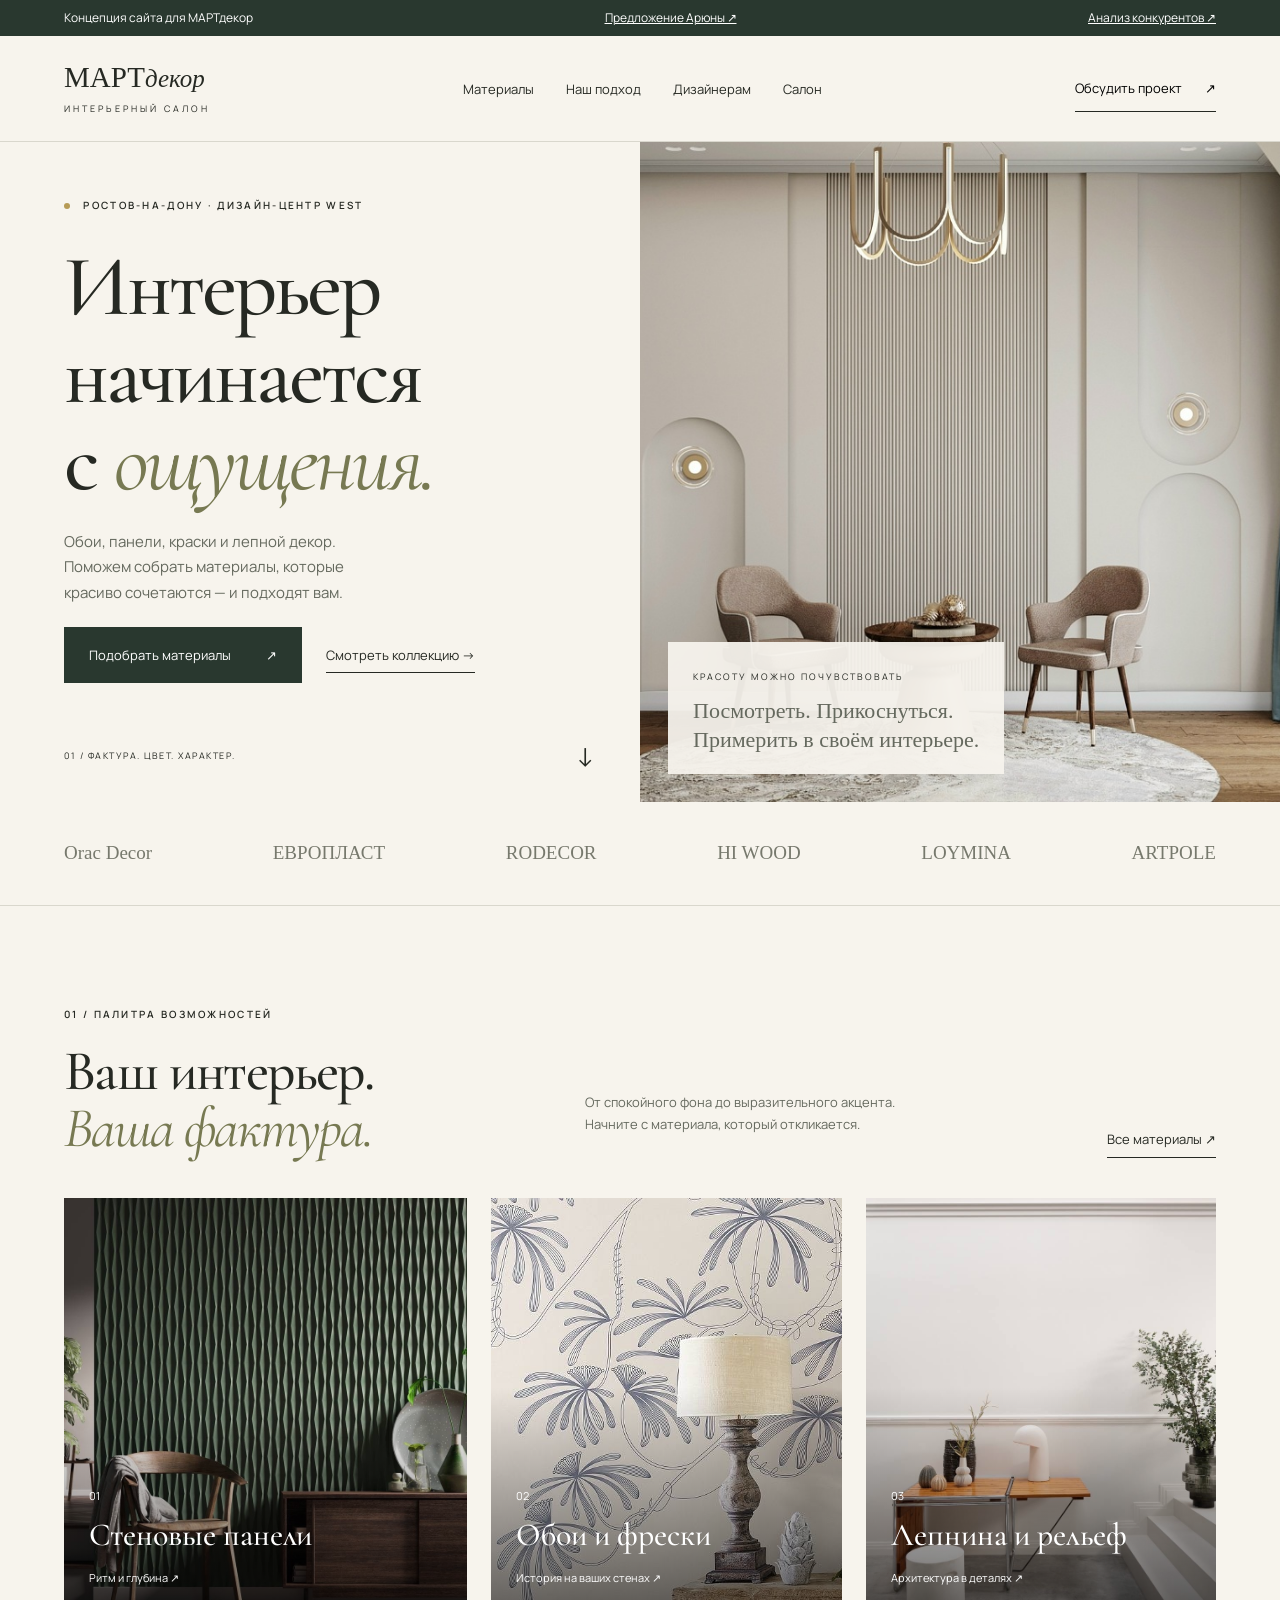
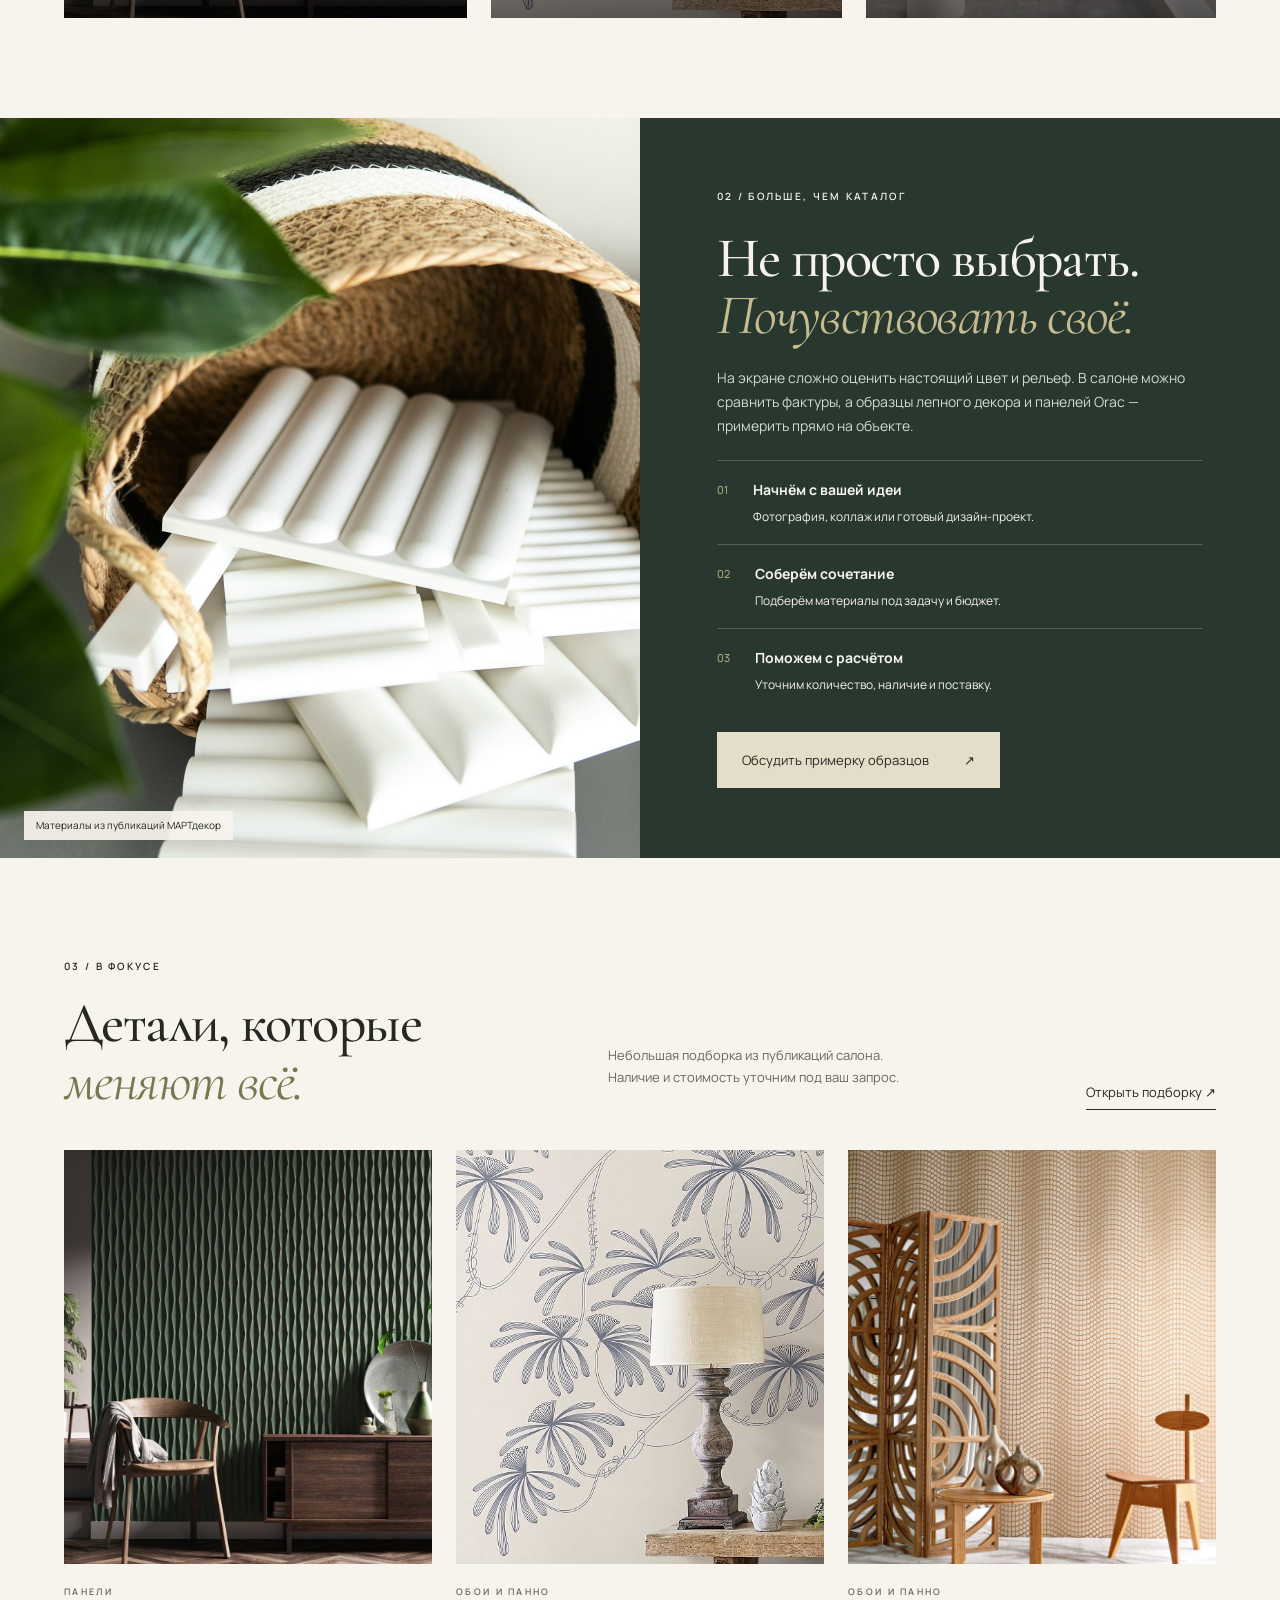
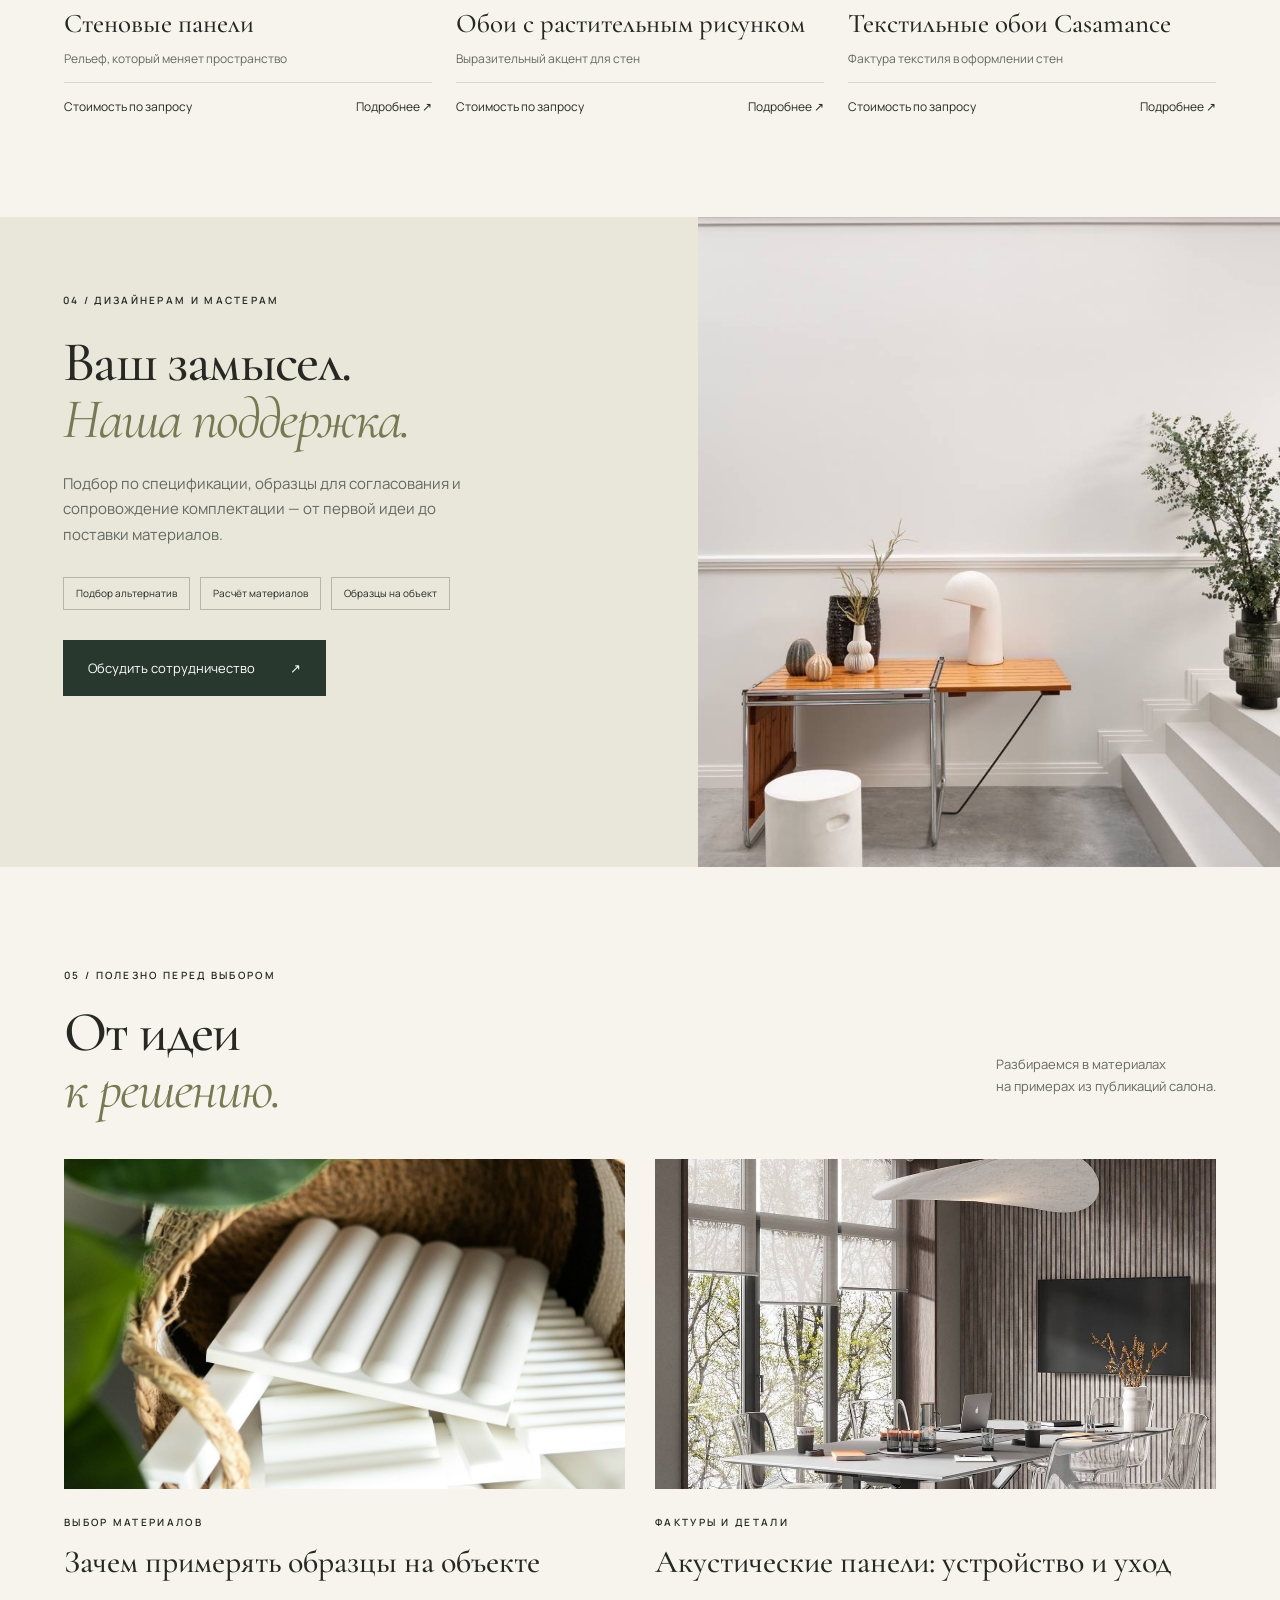
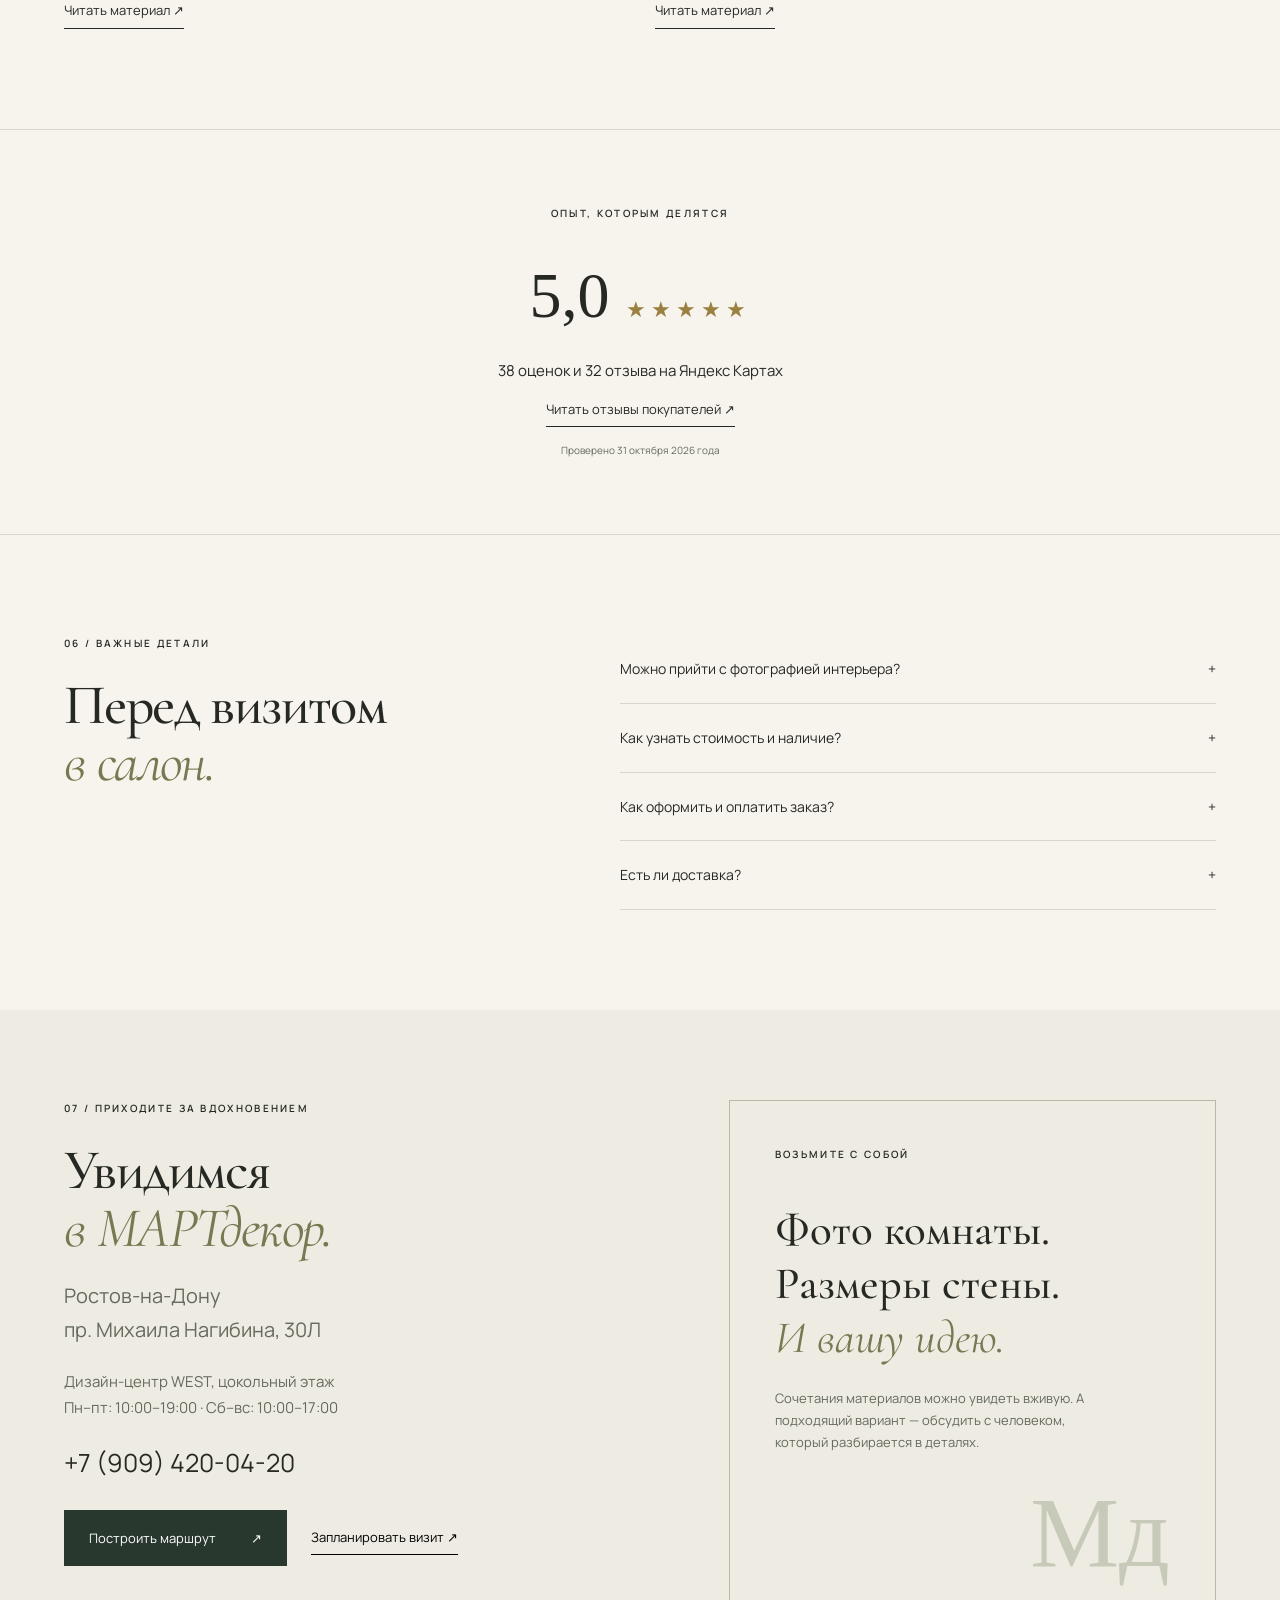
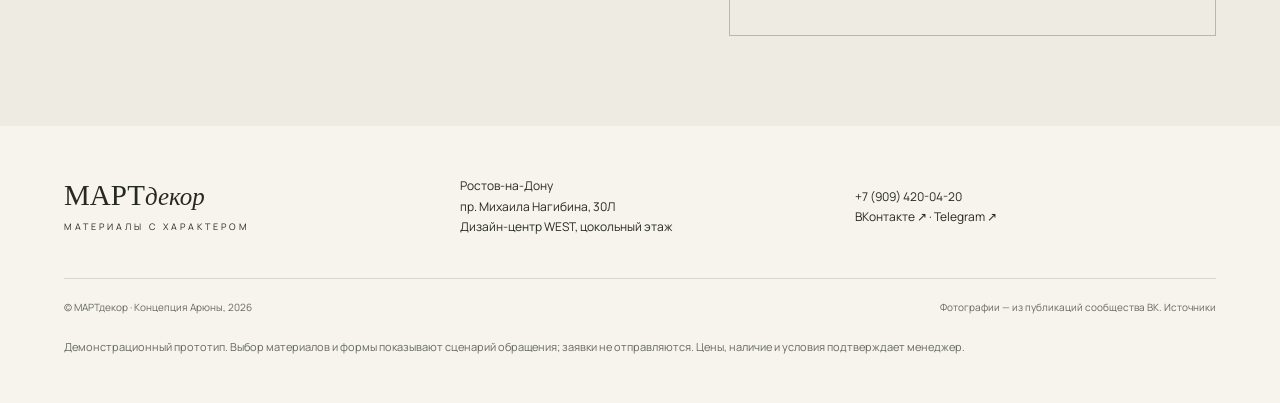
<file: index.html>
<!doctype html><html lang="ru"><head><meta charset="utf-8"><meta name="viewport" content="width=device-width,initial-scale=1"><meta name="robots" content="noindex,nofollow"><meta name="description" content="МАРТдекор — материалы, фактуры и декор для вашего интерьера. Ростов-на-Дону."><title>Интерьер начинается с ощущения · МАРТдекор</title><link rel="preconnect" href="https://fonts.googleapis.com"><link rel="preconnect" href="https://fonts.gstatic.com" crossorigin><link href="https://fonts.googleapis.com/css2?family=Cormorant+Garamond:wght@400;500;600&family=Manrope:wght@400;500;600;700&display=swap" rel="stylesheet"><link rel="stylesheet" href="css/style.css"><script src="js/data.js" defer></script><script src="js/main.js" defer></script></head><body><a class="skip" href="#main">К содержанию</a><div class="concept">Концепция сайта для МАРТдекор <a href="kp/index.html">Предложение Арюны ↗</a> <a href="analysis/">Анализ конкурентов ↗</a></div><header class="header"><a href="index.html" class="wordmark" aria-label="МАРТдекор — главная">МАРТ<span>декор</span><small>ИНТЕРЬЕРНЫЙ САЛОН</small></a><nav aria-label="Главная навигация"><a href="catalog.html">Материалы</a><a href="index.html#approach">Наш подход</a><a href="index.html#designers">Дизайнерам</a><a href="index.html#contacts">Салон</a></nav><button class="header-cta" data-request>Обсудить проект <span>↗</span></button><button class="menu-toggle" aria-label="Открыть меню" aria-expanded="false">☰</button></header><main id="main"><section class="hero"><div class="hero-copy"><div class="eyebrow"><span class="dot"></span> РОСТОВ-НА-ДОНУ · ДИЗАЙН-ЦЕНТР WEST</div><h1>Интерьер<br>начинается<br>с <em>ощущения.</em></h1><p>Обои, панели, краски и лепной декор.<br>Поможем собрать материалы, которые<br>красиво сочетаются — и подходят вам.</p><div class="hero-actions"><button class="button" data-request>Подобрать материалы <span>↗</span></button><a class="text-link" href="catalog.html">Смотреть коллекцию <span>→</span></a></div><div class="hero-bottom"><span>01 / ФАКТУРА. ЦВЕТ. ХАРАКТЕР.</span><a href="#materials" aria-label="Перейти к материалам">↓</a></div></div><div class="hero-visual"><img src="assets/images/hero-interior.jpg" alt="Интерьер с выразительной отделкой стен из публикации МАРТдекор" fetchpriority="high"><div class="image-note"><span>КРАСОТУ МОЖНО ПОЧУВСТВОВАТЬ</span><p>Посмотреть. Прикоснуться.<br>Примерить в своём интерьере.</p></div></div></section><div class="brand-strip" aria-label="Бренды из ассортимента"><span>Orac Decor</span><span>ЕВРОПЛАСТ</span><span>RODECOR</span><span>HI WOOD</span><span>LOYMINA</span><span>ARTPOLE</span></div><section id="materials" class="section"><div class="section-head"><div><span class="eyebrow">01 / ПАЛИТРА ВОЗМОЖНОСТЕЙ</span><h2>Ваш интерьер.<br><em>Ваша фактура.</em></h2></div><p>От спокойного фона до выразительного акцента.<br>Начните с материала, который откликается.</p><a class="text-link" href="catalog.html">Все материалы ↗</a></div><div class="category-grid"><a class="category tall" href="catalog.html?category=panels"><img src="assets/images/panels.jpg" alt="Декоративные панели" loading="lazy"><div><span>01</span><h3>Стеновые панели</h3><b>Ритм и глубина ↗</b></div></a><a class="category" href="catalog.html?category=wallpaper"><img src="assets/images/wallpaper.jpg" alt="Обои из ассортимента сообщества" loading="lazy"><div><span>02</span><h3>Обои и фрески</h3><b>История на ваших стенах ↗</b></div></a><a class="category" href="catalog.html?category=decor"><img src="assets/images/interior-detail.jpg" alt="Рельефный декор" loading="lazy"><div><span>03</span><h3>Лепнина и рельеф</h3><b>Архитектура в деталях ↗</b></div></a></div></section><section id="approach" class="approach"><div class="approach-photo"><img src="assets/images/samples.jpg" alt="Материалы и образцы из сообщества МАРТдекор" loading="lazy"><span class="photo-caption">Материалы из публикаций МАРТдекор</span></div><div class="approach-copy"><span class="eyebrow">02 / БОЛЬШЕ, ЧЕМ КАТАЛОГ</span><h2>Не просто выбрать.<br><em>Почувствовать своё.</em></h2><p>На экране сложно оценить настоящий цвет и рельеф. В салоне можно сравнить фактуры, а образцы лепного декора и панелей Orac — примерить прямо на объекте.</p><div class="steps"><div><span>01</span><p><b>Начнём с вашей идеи</b>Фотография, коллаж или готовый дизайн-проект.</p></div><div><span>02</span><p><b>Соберём сочетание</b>Подберём материалы под задачу и бюджет.</p></div><div><span>03</span><p><b>Поможем с расчётом</b>Уточним количество, наличие и поставку.</p></div></div><button class="button light" data-service="Примерить образцы на объекте" data-request>Обсудить примерку образцов <span>↗</span></button></div></section><section class="section"><div class="section-head"><div><span class="eyebrow">03 / В ФОКУСЕ</span><h2>Детали, которые<br><em>меняют всё.</em></h2></div><p>Небольшая подборка из публикаций салона.<br>Наличие и стоимость уточним под ваш запрос.</p><a href="catalog.html" class="text-link">Открыть подборку ↗</a></div><div id="featured-grid" class="product-grid"></div></section><section id="designers" class="designers"><div><span class="eyebrow">04 / ДИЗАЙНЕРАМ И МАСТЕРАМ</span><h2>Ваш замысел.<br><em>Наша поддержка.</em></h2><p>Подбор по спецификации, образцы для согласования и сопровождение комплектации — от первой идеи до поставки материалов.</p><div class="designer-tags"><span>Подбор альтернатив</span><span>Расчёт материалов</span><span>Образцы на объект</span></div><button class="button" data-request data-service="Обсудить сотрудничество">Обсудить сотрудничество <span>↗</span></button></div><img src="assets/images/interior-detail.jpg" alt="Деталь интерьерного оформления из ВК МАРТдекор" loading="lazy"></section><section class="section journal"><div class="section-head"><div><span class="eyebrow">05 / ПОЛЕЗНО ПЕРЕД ВЫБОРОМ</span><h2>От идеи<br><em>к решению.</em></h2></div><p>Разбираемся в материалах<br>на примерах из публикаций салона.</p></div><div class="journal-grid"><a href="article.html?id=samples"><img src="assets/images/samples.jpg" alt="Образцы для выбора материала" loading="lazy"><span class="eyebrow">ВЫБОР МАТЕРИАЛОВ</span><h3>Зачем примерять образцы на объекте</h3><span class="text-link">Читать материал ↗</span></a><a href="article.html?id=acoustics"><img src="assets/images/acoustics.jpg" alt="Акустические панели с рейками" loading="lazy"><span class="eyebrow">ФАКТУРЫ И ДЕТАЛИ</span><h3>Акустические панели: устройство и уход</h3><span class="text-link">Читать материал ↗</span></a></div></section><section class="trust"><span class="eyebrow">ОПЫТ, КОТОРЫМ ДЕЛЯТСЯ</span><div class="rating">5,0 <span>★★★★★</span></div><p>38 оценок и 32 отзыва на Яндекс Картах</p><a class="text-link" href="https://yandex.com/maps/org/martdecor/192527386082/" target="_blank" rel="noopener">Читать отзывы покупателей ↗</a><small>Проверено 31 октября 2026 года</small></section><section class="section faq"><div><span class="eyebrow">06 / ВАЖНЫЕ ДЕТАЛИ</span><h2>Перед визитом<br><em>в салон.</em></h2></div><div><details><summary>Можно прийти с фотографией интерьера?<span>+</span></summary><p>Да. В салоне подбирают материалы по фотографии, коллажу, чертежам или готовому дизайн-проекту.</p></details><details><summary>Как узнать стоимость и наличие?<span>+</span></summary><p>Менеджер уточнит наличие, рассчитает материалы и согласует состав заказа. В этой подборке цена запрашивается под конкретную задачу.</p></details><details><summary>Как оформить и оплатить заказ?<span>+</span></summary><p>После консультации менеджер выставляет счёт. По условиям сайта предусмотрена 100% предоплата, оплата на сайте не производится.</p></details><details><summary>Есть ли доставка?<span>+</span></summary><p>По Ростову-на-Дону — Яндекс Go, в другие города — транспортными компаниями. Стоимость и сроки согласуются с менеджером.</p></details></div></section><section id="contacts" class="contacts"><div><span class="eyebrow">07 / ПРИХОДИТЕ ЗА ВДОХНОВЕНИЕМ</span><h2>Увидимся<br><em>в МАРТдекор.</em></h2><p class="address">Ростов-на-Дону<br>пр. Михаила Нагибина, 30Л</p><p>Дизайн-центр WEST, цокольный этаж<br>Пн–пт: 10:00–19:00 · Сб–вс: 10:00–17:00</p><a class="contact-phone" href="tel:+79094200420">+7 (909) 420-04-20</a><div class="hero-actions"><a class="button" href="https://yandex.com/maps/org/martdecor/192527386082/" target="_blank" rel="noopener">Построить маршрут <span>↗</span></a><button class="text-link" data-request>Запланировать визит ↗</button></div></div><div class="visit-card"><span class="eyebrow">ВОЗЬМИТЕ С СОБОЙ</span><h3>Фото комнаты.<br>Размеры стены.<br><em>И вашу идею.</em></h3><p>Сочетания материалов можно увидеть вживую. А подходящий вариант — обсудить с человеком, который разбирается в деталях.</p><span class="visit-mark">Мд</span></div></section></main><footer><div class="footer-grid"><a href="index.html" class="wordmark">МАРТ<span>декор</span><small>МАТЕРИАЛЫ С ХАРАКТЕРОМ</small></a><p>Ростов-на-Дону<br>пр. Михаила Нагибина, 30Л<br>Дизайн-центр WEST, цокольный этаж</p><div><a href="tel:+79094200420">+7 (909) 420-04-20</a><br><a href="https://vk.ru/martdecoronline" target="_blank" rel="noopener">ВКонтакте ↗</a> · <a href="https://t.me/martdecorrostov" target="_blank" rel="noopener">Telegram ↗</a></div></div><div class="footer-bottom"><span>© МАРТдекор · Концепция Арюны, 2026</span><span>Фотографии — из публикаций сообщества ВК. <a href="sources.html">Источники</a></span></div><p class="demo-note">Демонстрационный прототип. Выбор материалов и формы показывают сценарий обращения; заявки не отправляются. Цены, наличие и условия подтверждает менеджер.</p></footer><dialog id="request-dialog" aria-labelledby="request-title"><button class="close" aria-label="Закрыть окно">×</button><span class="eyebrow">ВАША ИДЕЯ — НАЧАЛО ПРОЕКТА</span><h2 id="request-title">Давайте подберём<br>ваши материалы</h2><p class="muted">Несколько деталей помогут начать разговор с менеджером.</p><form id="request-form"><label>Что вы оформляете?<select name="room"><option>Гостиную</option><option>Спальню</option><option>Кухню</option><option>Коммерческое пространство</option><option>Весь интерьер</option></select></label><label>Какая помощь нужна?<select name="service"><option>Подобрать материалы</option><option>Рассчитать по проекту</option><option>Примерить образцы на объекте</option><option>Обсудить сотрудничество</option></select></label><label>Расскажите о задаче<textarea name="details" rows="3" maxlength="1200" placeholder="Например: акцентная стена в гостиной, ширина 3 метра"></textarea></label><button type="submit" class="button">Подготовить запрос <span>↗</span></button><p class="demo-note">Демо: данные никуда не отправляются и не сохраняются.</p></form><div id="request-result" hidden><h3>Текст запроса готов</h3><p>Его можно скопировать и самостоятельно отправить в сообщество салона.</p><textarea id="request-text" rows="6" readonly aria-label="Подготовленный текст запроса"></textarea><button id="copy-request" class="button">Скопировать текст</button><a class="text-link" href="https://vk.ru/martdecoronline" target="_blank" rel="noopener">Открыть сообщество ВК ↗</a><p id="copy-status" role="status"></p></div></dialog></body></html>
</file>
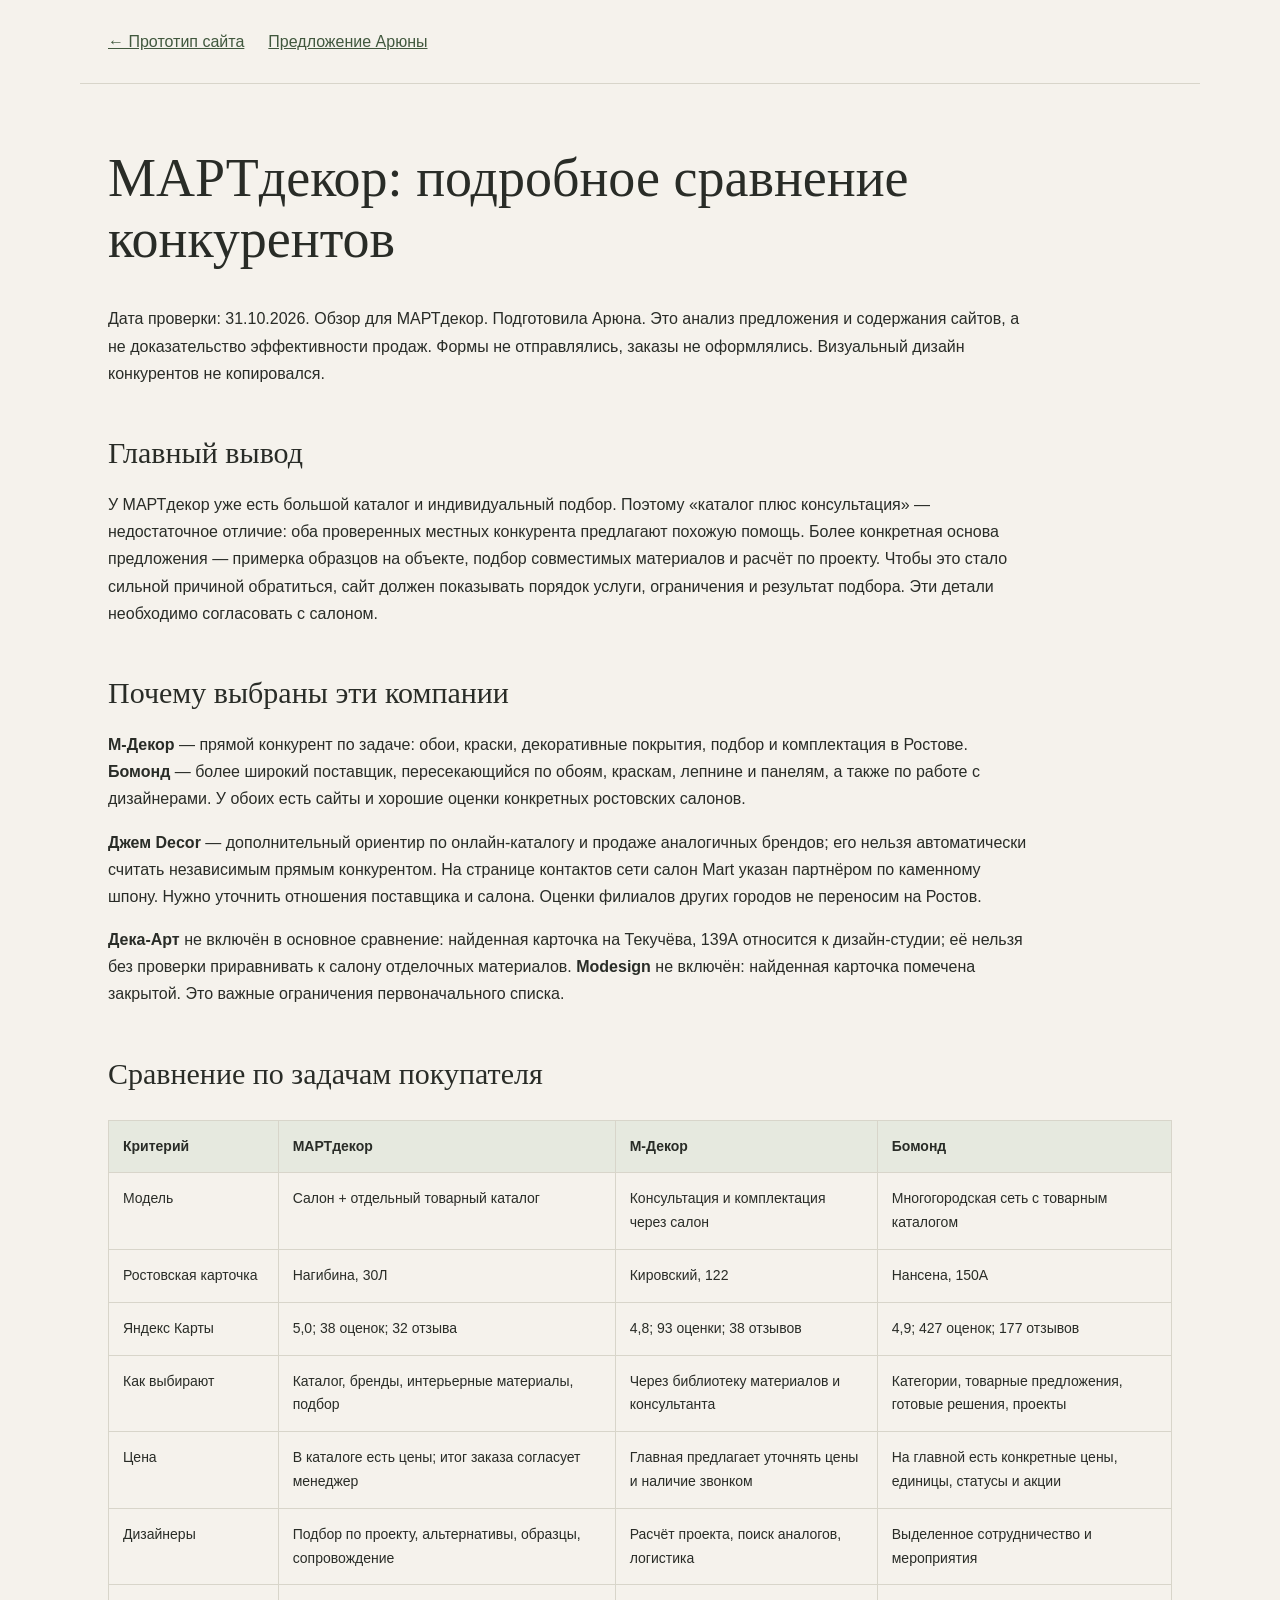
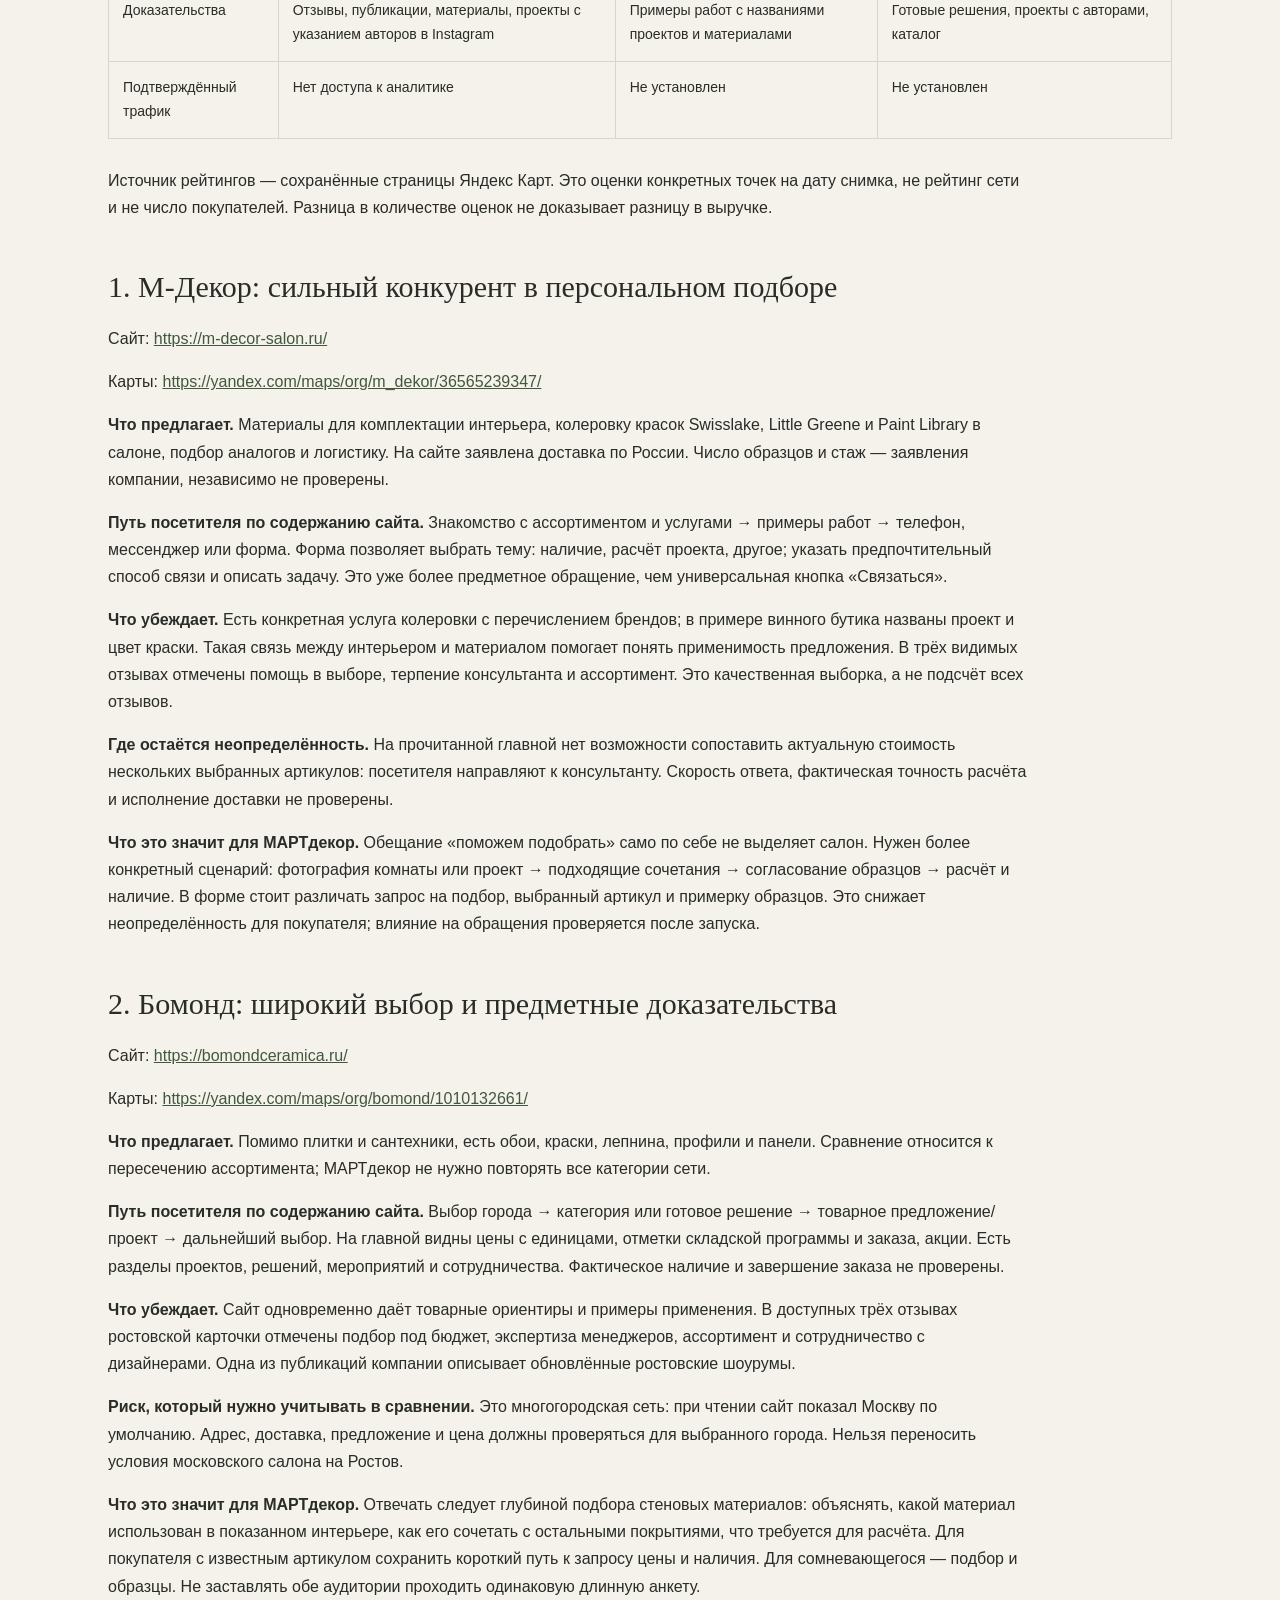
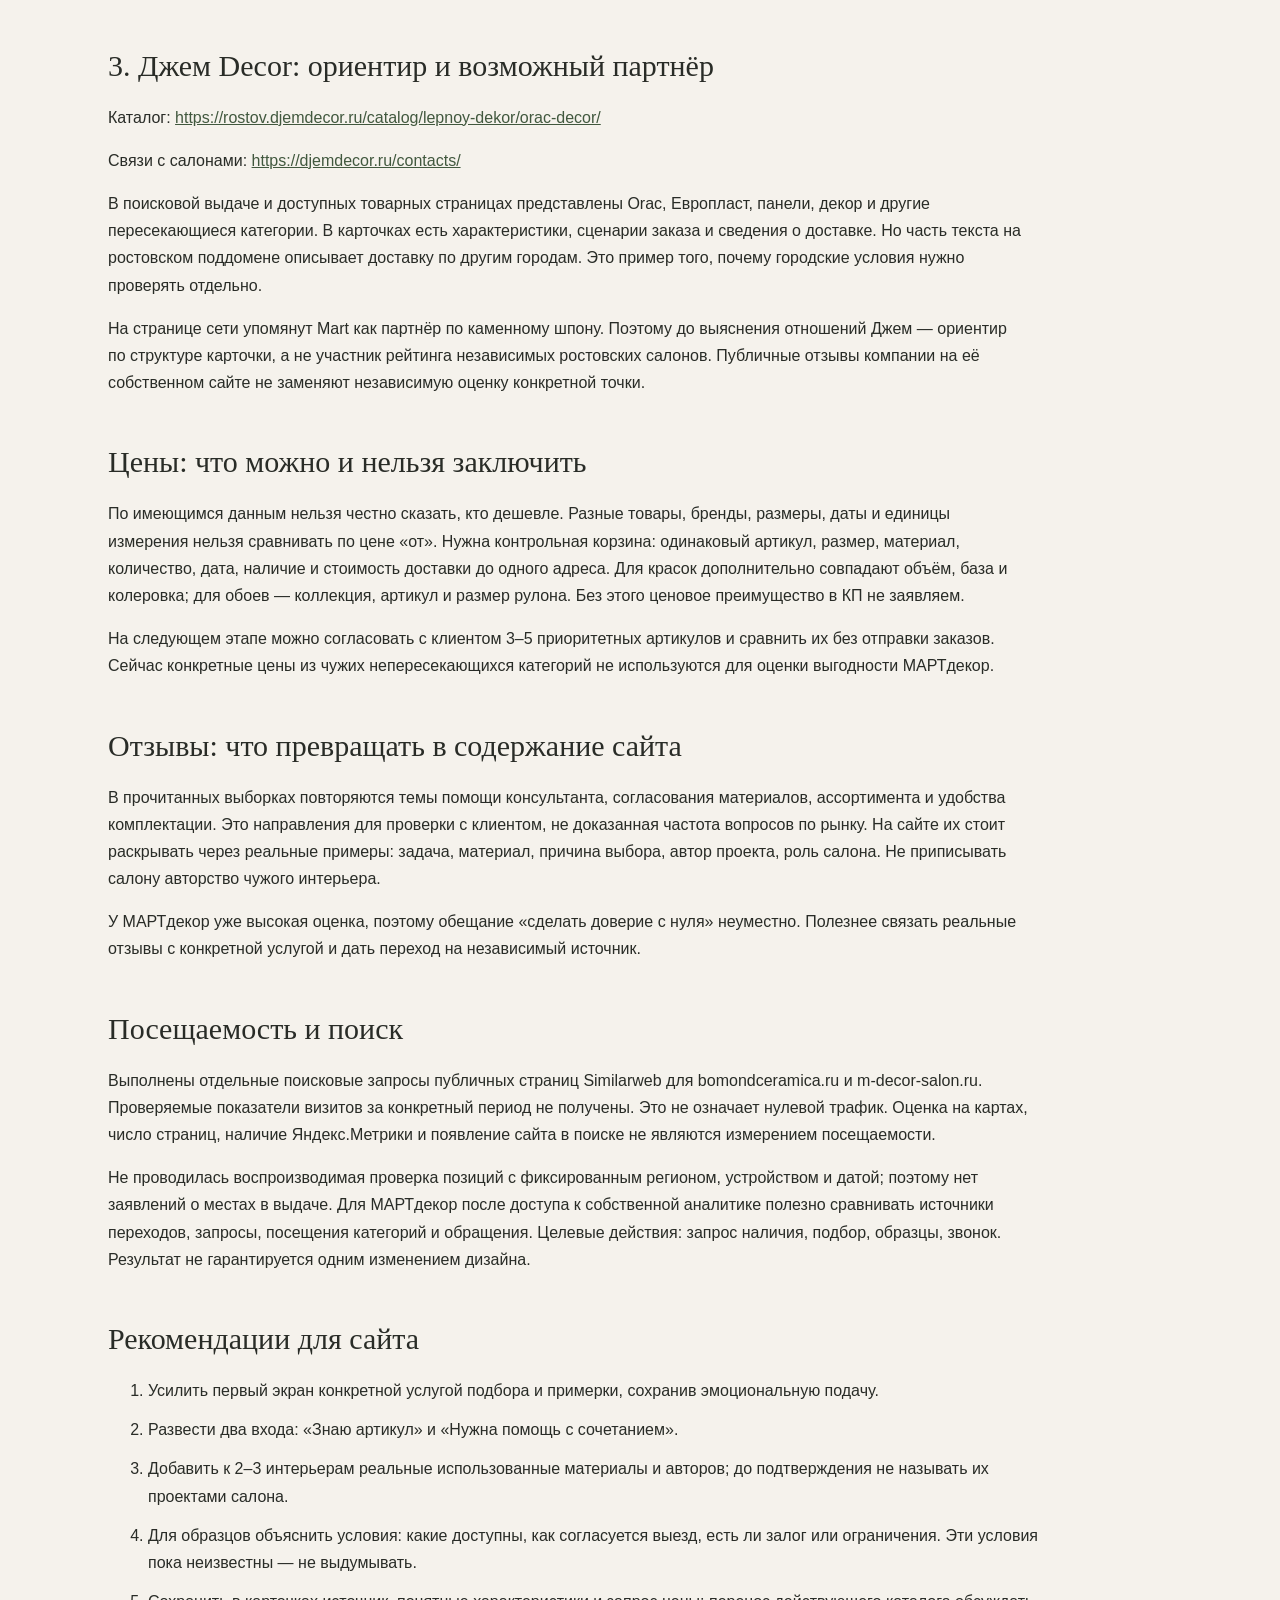
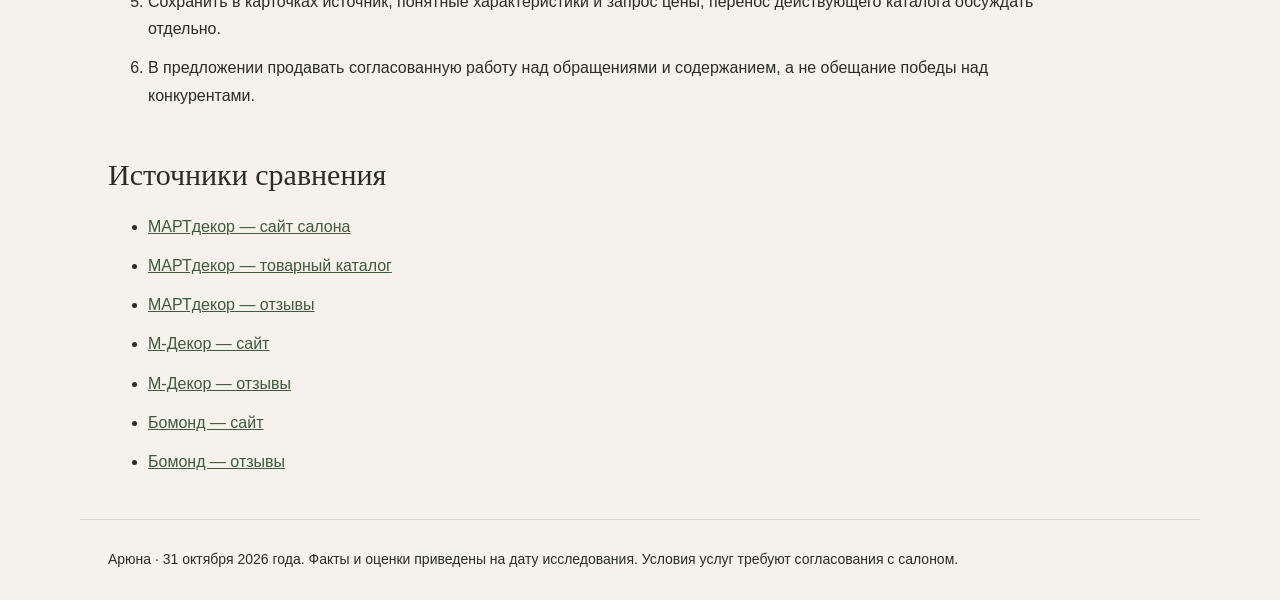
<file: analysis/index.html>
<!doctype html><html lang="ru"><head><meta charset="utf-8"><meta name="viewport" content="width=device-width, initial-scale=1"><meta name="robots" content="noindex,nofollow"><title>Анализ конкурентов · МАРТдекор</title><style>
*{box-sizing:border-box}body{margin:0;background:#f5f2ec;color:#292c27;font-family:Arial,sans-serif;line-height:1.7}header,main,footer{max-width:1120px;margin:auto;padding:28px}header{display:flex;gap:24px;flex-wrap:wrap;border-bottom:1px solid #d8d5ca}a{color:#41583e;overflow-wrap:anywhere}h1{font:normal clamp(32px,5vw,54px)/1.12 Georgia,serif;max-width:850px}h2{font:normal 30px/1.2 Georgia,serif;margin:48px 0 20px}p,li{max-width:920px}strong{font-weight:700}.table-scroll{overflow-x:auto;margin:28px 0}table{border-collapse:collapse;min-width:800px;width:100%;font-size:14px}th,td{text-align:left;vertical-align:top;padding:14px;border:1px solid #d8d5ca}th{background:#e6e9df}footer{border-top:1px solid #d8d5ca;font-size:14px}li{margin:12px 0}@media(max-width:600px){header,main,footer{padding:20px}h2{font-size:26px}}
</style></head><body><header><a href="../index.html">← Прототип сайта</a><a href="../kp/">Предложение Арюны</a></header><main><h1>МАРТдекор: подробное сравнение конкурентов</h1><p>Дата проверки: 31.10.2026. Обзор для МАРТдекор. Подготовила Арюна. Это анализ предложения и содержания сайтов, а не доказательство эффективности продаж. Формы не отправлялись, заказы не оформлялись. Визуальный дизайн конкурентов не копировался.</p><h2>Главный вывод</h2><p>У МАРТдекор уже есть большой каталог и индивидуальный подбор. Поэтому «каталог плюс консультация» — недостаточное отличие: оба проверенных местных конкурента предлагают похожую помощь. Более конкретная основа предложения — примерка образцов на объекте, подбор совместимых материалов и расчёт по проекту. Чтобы это стало сильной причиной обратиться, сайт должен показывать порядок услуги, ограничения и результат подбора. Эти детали необходимо согласовать с салоном.</p><h2>Почему выбраны эти компании</h2><p><strong>М-Декор</strong> — прямой конкурент по задаче: обои, краски, декоративные покрытия, подбор и комплектация в Ростове. <strong>Бомонд</strong> — более широкий поставщик, пересекающийся по обоям, краскам, лепнине и панелям, а также по работе с дизайнерами. У обоих есть сайты и хорошие оценки конкретных ростовских салонов.</p><p><strong>Джем Decor</strong> — дополнительный ориентир по онлайн-каталогу и продаже аналогичных брендов; его нельзя автоматически считать независимым прямым конкурентом. На странице контактов сети салон Mart указан партнёром по каменному шпону. Нужно уточнить отношения поставщика и салона. Оценки филиалов других городов не переносим на Ростов.</p><p><strong>Дека-Арт</strong> не включён в основное сравнение: найденная карточка на Текучёва, 139А относится к дизайн-студии; её нельзя без проверки приравнивать к салону отделочных материалов. <strong>Modesign</strong> не включён: найденная карточка помечена закрытой. Это важные ограничения первоначального списка.</p><h2>Сравнение по задачам покупателя</h2><div class="table-scroll" tabindex="0" aria-label="Сравнение салонов"><table><thead><tr><th scope="col">Критерий</th><th scope="col">МАРТдекор</th><th scope="col">М-Декор</th><th scope="col">Бомонд</th></tr></thead><tbody><tr><td>Модель</td><td>Салон + отдельный товарный каталог</td><td>Консультация и комплектация через салон</td><td>Многогородская сеть с товарным каталогом</td></tr><tr><td>Ростовская карточка</td><td>Нагибина, 30Л</td><td>Кировский, 122</td><td>Нансена, 150А</td></tr><tr><td>Яндекс Карты</td><td>5,0; 38 оценок; 32 отзыва</td><td>4,8; 93 оценки; 38 отзывов</td><td>4,9; 427 оценок; 177 отзывов</td></tr><tr><td>Как выбирают</td><td>Каталог, бренды, интерьерные материалы, подбор</td><td>Через библиотеку материалов и консультанта</td><td>Категории, товарные предложения, готовые решения, проекты</td></tr><tr><td>Цена</td><td>В каталоге есть цены; итог заказа согласует менеджер</td><td>Главная предлагает уточнять цены и наличие звонком</td><td>На главной есть конкретные цены, единицы, статусы и акции</td></tr><tr><td>Дизайнеры</td><td>Подбор по проекту, альтернативы, образцы, сопровождение</td><td>Расчёт проекта, поиск аналогов, логистика</td><td>Выделенное сотрудничество и мероприятия</td></tr><tr><td>Доказательства</td><td>Отзывы, публикации, материалы, проекты с указанием авторов в Instagram</td><td>Примеры работ с названиями проектов и материалами</td><td>Готовые решения, проекты с авторами, каталог</td></tr><tr><td>Подтверждённый трафик</td><td>Нет доступа к аналитике</td><td>Не установлен</td><td>Не установлен</td></tr></tbody></table></div><p>Источник рейтингов — сохранённые страницы Яндекс Карт. Это оценки конкретных точек на дату снимка, не рейтинг сети и не число покупателей. Разница в количестве оценок не доказывает разницу в выручке.</p><h2>1. М-Декор: сильный конкурент в персональном подборе</h2><p>Сайт: <a href="https://m-decor-salon.ru/" target="_blank" rel="noopener">https://m-decor-salon.ru/</a></p><p>Карты: <a href="https://yandex.com/maps/org/m_dekor/36565239347/" target="_blank" rel="noopener">https://yandex.com/maps/org/m_dekor/36565239347/</a></p><p><strong>Что предлагает.</strong> Материалы для комплектации интерьера, колеровку красок Swisslake, Little Greene и Paint Library в салоне, подбор аналогов и логистику. На сайте заявлена доставка по России. Число образцов и стаж — заявления компании, независимо не проверены.</p><p><strong>Путь посетителя по содержанию сайта.</strong> Знакомство с ассортиментом и услугами → примеры работ → телефон, мессенджер или форма. Форма позволяет выбрать тему: наличие, расчёт проекта, другое; указать предпочтительный способ связи и описать задачу. Это уже более предметное обращение, чем универсальная кнопка «Связаться».</p><p><strong>Что убеждает.</strong> Есть конкретная услуга колеровки с перечислением брендов; в примере винного бутика названы проект и цвет краски. Такая связь между интерьером и материалом помогает понять применимость предложения. В трёх видимых отзывах отмечены помощь в выборе, терпение консультанта и ассортимент. Это качественная выборка, а не подсчёт всех отзывов.</p><p><strong>Где остаётся неопределённость.</strong> На прочитанной главной нет возможности сопоставить актуальную стоимость нескольких выбранных артикулов: посетителя направляют к консультанту. Скорость ответа, фактическая точность расчёта и исполнение доставки не проверены.</p><p><strong>Что это значит для МАРТдекор.</strong> Обещание «поможем подобрать» само по себе не выделяет салон. Нужен более конкретный сценарий: фотография комнаты или проект → подходящие сочетания → согласование образцов → расчёт и наличие. В форме стоит различать запрос на подбор, выбранный артикул и примерку образцов. Это снижает неопределённость для покупателя; влияние на обращения проверяется после запуска.</p><h2>2. Бомонд: широкий выбор и предметные доказательства</h2><p>Сайт: <a href="https://bomondceramica.ru/" target="_blank" rel="noopener">https://bomondceramica.ru/</a></p><p>Карты: <a href="https://yandex.com/maps/org/bomond/1010132661/" target="_blank" rel="noopener">https://yandex.com/maps/org/bomond/1010132661/</a></p><p><strong>Что предлагает.</strong> Помимо плитки и сантехники, есть обои, краски, лепнина, профили и панели. Сравнение относится к пересечению ассортимента; МАРТдекор не нужно повторять все категории сети.</p><p><strong>Путь посетителя по содержанию сайта.</strong> Выбор города → категория или готовое решение → товарное предложение/проект → дальнейший выбор. На главной видны цены с единицами, отметки складской программы и заказа, акции. Есть разделы проектов, решений, мероприятий и сотрудничества. Фактическое наличие и завершение заказа не проверены.</p><p><strong>Что убеждает.</strong> Сайт одновременно даёт товарные ориентиры и примеры применения. В доступных трёх отзывах ростовской карточки отмечены подбор под бюджет, экспертиза менеджеров, ассортимент и сотрудничество с дизайнерами. Одна из публикаций компании описывает обновлённые ростовские шоурумы.</p><p><strong>Риск, который нужно учитывать в сравнении.</strong> Это многогородская сеть: при чтении сайт показал Москву по умолчанию. Адрес, доставка, предложение и цена должны проверяться для выбранного города. Нельзя переносить условия московского салона на Ростов.</p><p><strong>Что это значит для МАРТдекор.</strong> Отвечать следует глубиной подбора стеновых материалов: объяснять, какой материал использован в показанном интерьере, как его сочетать с остальными покрытиями, что требуется для расчёта. Для покупателя с известным артикулом сохранить короткий путь к запросу цены и наличия. Для сомневающегося — подбор и образцы. Не заставлять обе аудитории проходить одинаковую длинную анкету.</p><h2>3. Джем Decor: ориентир и возможный партнёр</h2><p>Каталог: <a href="https://rostov.djemdecor.ru/catalog/lepnoy-dekor/orac-decor/" target="_blank" rel="noopener">https://rostov.djemdecor.ru/catalog/lepnoy-dekor/orac-decor/</a></p><p>Связи с салонами: <a href="https://djemdecor.ru/contacts/" target="_blank" rel="noopener">https://djemdecor.ru/contacts/</a></p><p>В поисковой выдаче и доступных товарных страницах представлены Orac, Европласт, панели, декор и другие пересекающиеся категории. В карточках есть характеристики, сценарии заказа и сведения о доставке. Но часть текста на ростовском поддомене описывает доставку по другим городам. Это пример того, почему городские условия нужно проверять отдельно.</p><p>На странице сети упомянут Mart как партнёр по каменному шпону. Поэтому до выяснения отношений Джем — ориентир по структуре карточки, а не участник рейтинга независимых ростовских салонов. Публичные отзывы компании на её собственном сайте не заменяют независимую оценку конкретной точки.</p><h2>Цены: что можно и нельзя заключить</h2><p>По имеющимся данным нельзя честно сказать, кто дешевле. Разные товары, бренды, размеры, даты и единицы измерения нельзя сравнивать по цене «от». Нужна контрольная корзина: одинаковый артикул, размер, материал, количество, дата, наличие и стоимость доставки до одного адреса. Для красок дополнительно совпадают объём, база и колеровка; для обоев — коллекция, артикул и размер рулона. Без этого ценовое преимущество в КП не заявляем.</p><p>На следующем этапе можно согласовать с клиентом 3–5 приоритетных артикулов и сравнить их без отправки заказов. Сейчас конкретные цены из чужих непересекающихся категорий не используются для оценки выгодности МАРТдекор.</p><h2>Отзывы: что превращать в содержание сайта</h2><p>В прочитанных выборках повторяются темы помощи консультанта, согласования материалов, ассортимента и удобства комплектации. Это направления для проверки с клиентом, не доказанная частота вопросов по рынку. На сайте их стоит раскрывать через реальные примеры: задача, материал, причина выбора, автор проекта, роль салона. Не приписывать салону авторство чужого интерьера.</p><p>У МАРТдекор уже высокая оценка, поэтому обещание «сделать доверие с нуля» неуместно. Полезнее связать реальные отзывы с конкретной услугой и дать переход на независимый источник.</p><h2>Посещаемость и поиск</h2><p>Выполнены отдельные поисковые запросы публичных страниц Similarweb для bomondceramica.ru и m-decor-salon.ru. Проверяемые показатели визитов за конкретный период не получены. Это не означает нулевой трафик. Оценка на картах, число страниц, наличие Яндекс.Метрики и появление сайта в поиске не являются измерением посещаемости.</p><p>Не проводилась воспроизводимая проверка позиций с фиксированным регионом, устройством и датой; поэтому нет заявлений о местах в выдаче. Для МАРТдекор после доступа к собственной аналитике полезно сравнивать источники переходов, запросы, посещения категорий и обращения. Целевые действия: запрос наличия, подбор, образцы, звонок. Результат не гарантируется одним изменением дизайна.</p><h2>Рекомендации для сайта</h2><ol><li>Усилить первый экран конкретной услугой подбора и примерки, сохранив эмоциональную подачу.</li><li>Развести два входа: «Знаю артикул» и «Нужна помощь с сочетанием».</li><li>Добавить к 2–3 интерьерам реальные использованные материалы и авторов; до подтверждения не называть их проектами салона.</li><li>Для образцов объяснить условия: какие доступны, как согласуется выезд, есть ли залог или ограничения. Эти условия пока неизвестны — не выдумывать.</li><li>Сохранить в карточках источник, понятные характеристики и запрос цены; перенос действующего каталога обсуждать отдельно.</li><li>В предложении продавать согласованную работу над обращениями и содержанием, а не обещание победы над конкурентами.</li></ol><h2>Источники сравнения</h2><ul><li><a href="https://martdecor.ru/" target="_blank" rel="noopener">МАРТдекор — сайт салона</a></li><li><a href="https://martdecor.online/" target="_blank" rel="noopener">МАРТдекор — товарный каталог</a></li><li><a href="https://yandex.com/maps/org/martdecor/192527386082/" target="_blank" rel="noopener">МАРТдекор — отзывы</a></li><li><a href="https://m-decor-salon.ru/" target="_blank" rel="noopener">М-Декор — сайт</a></li><li><a href="https://yandex.com/maps/org/m_dekor/36565239347/" target="_blank" rel="noopener">М-Декор — отзывы</a></li><li><a href="https://bomondceramica.ru/" target="_blank" rel="noopener">Бомонд — сайт</a></li><li><a href="https://yandex.com/maps/org/bomond/1010132661/" target="_blank" rel="noopener">Бомонд — отзывы</a></li></ul></main><footer>Арюна · 31 октября 2026 года. Факты и оценки приведены на дату исследования. Условия услуг требуют согласования с салоном.</footer></body></html>
</file>
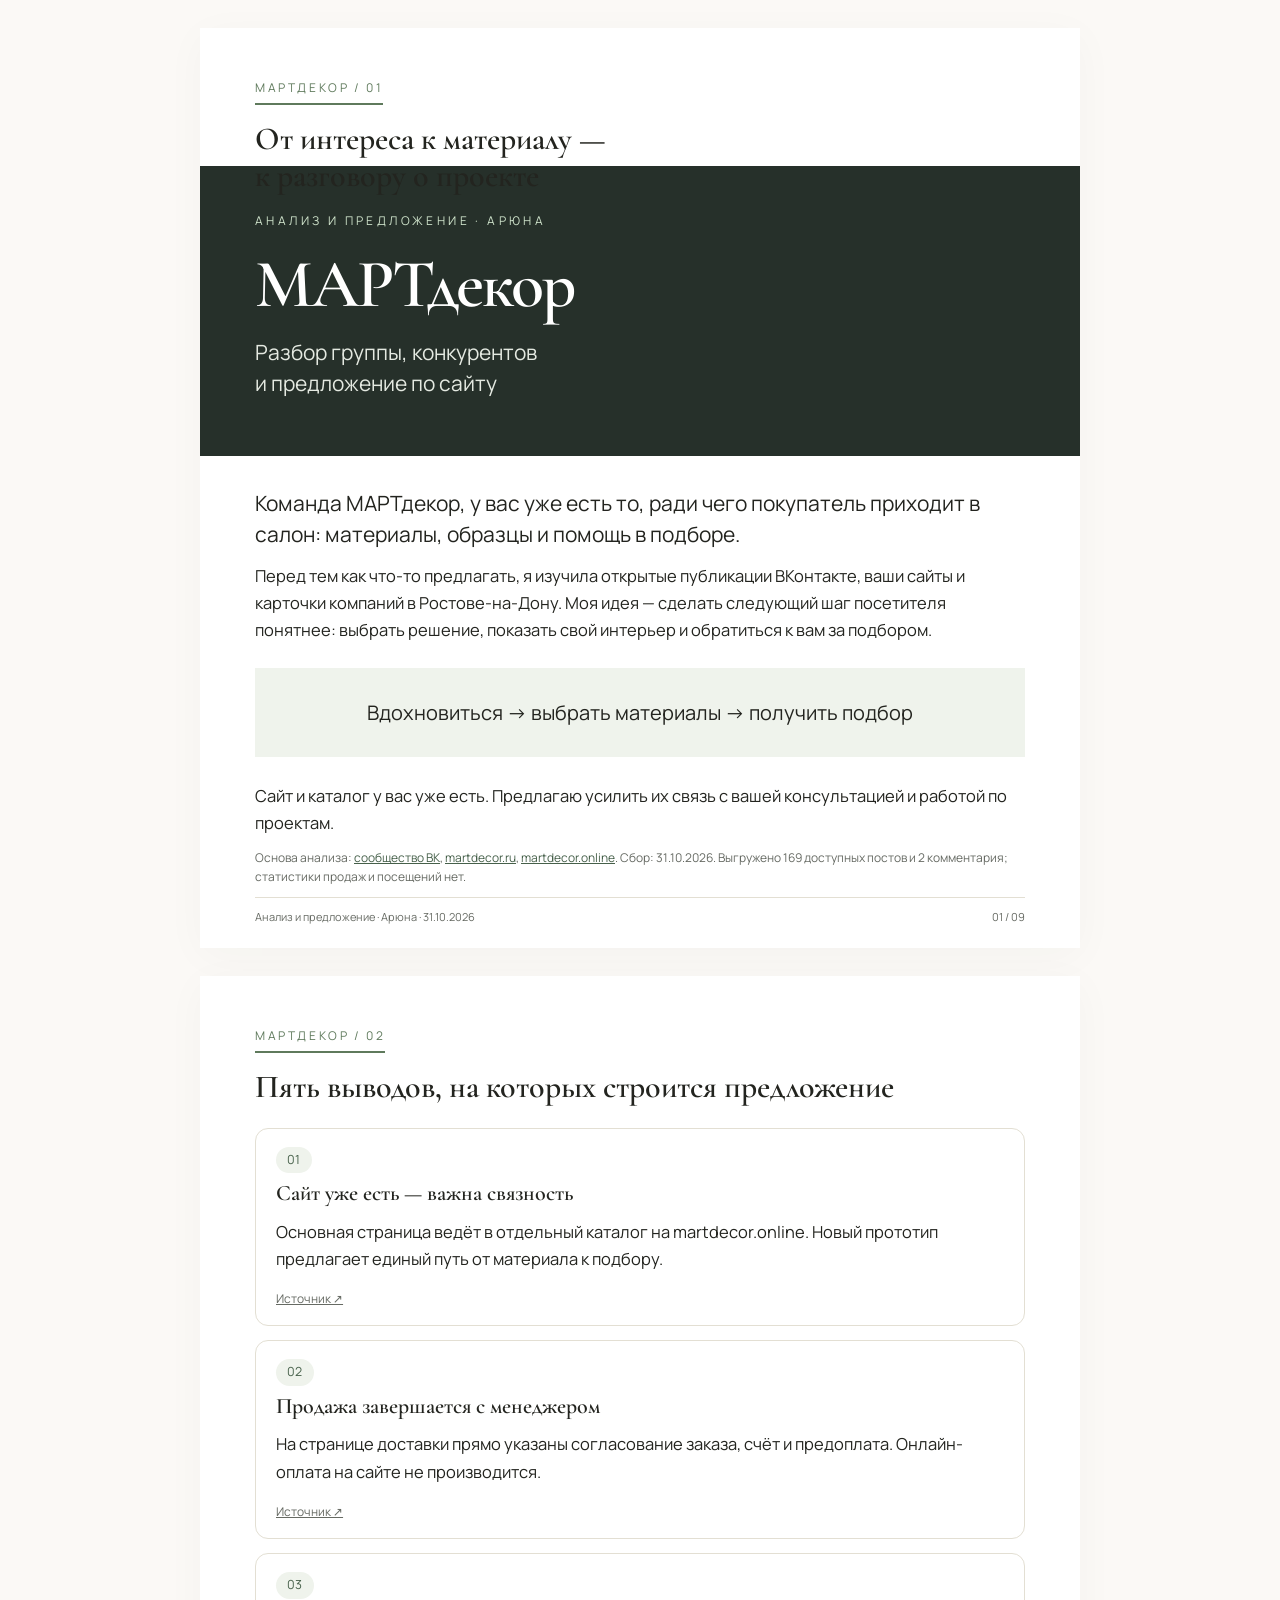
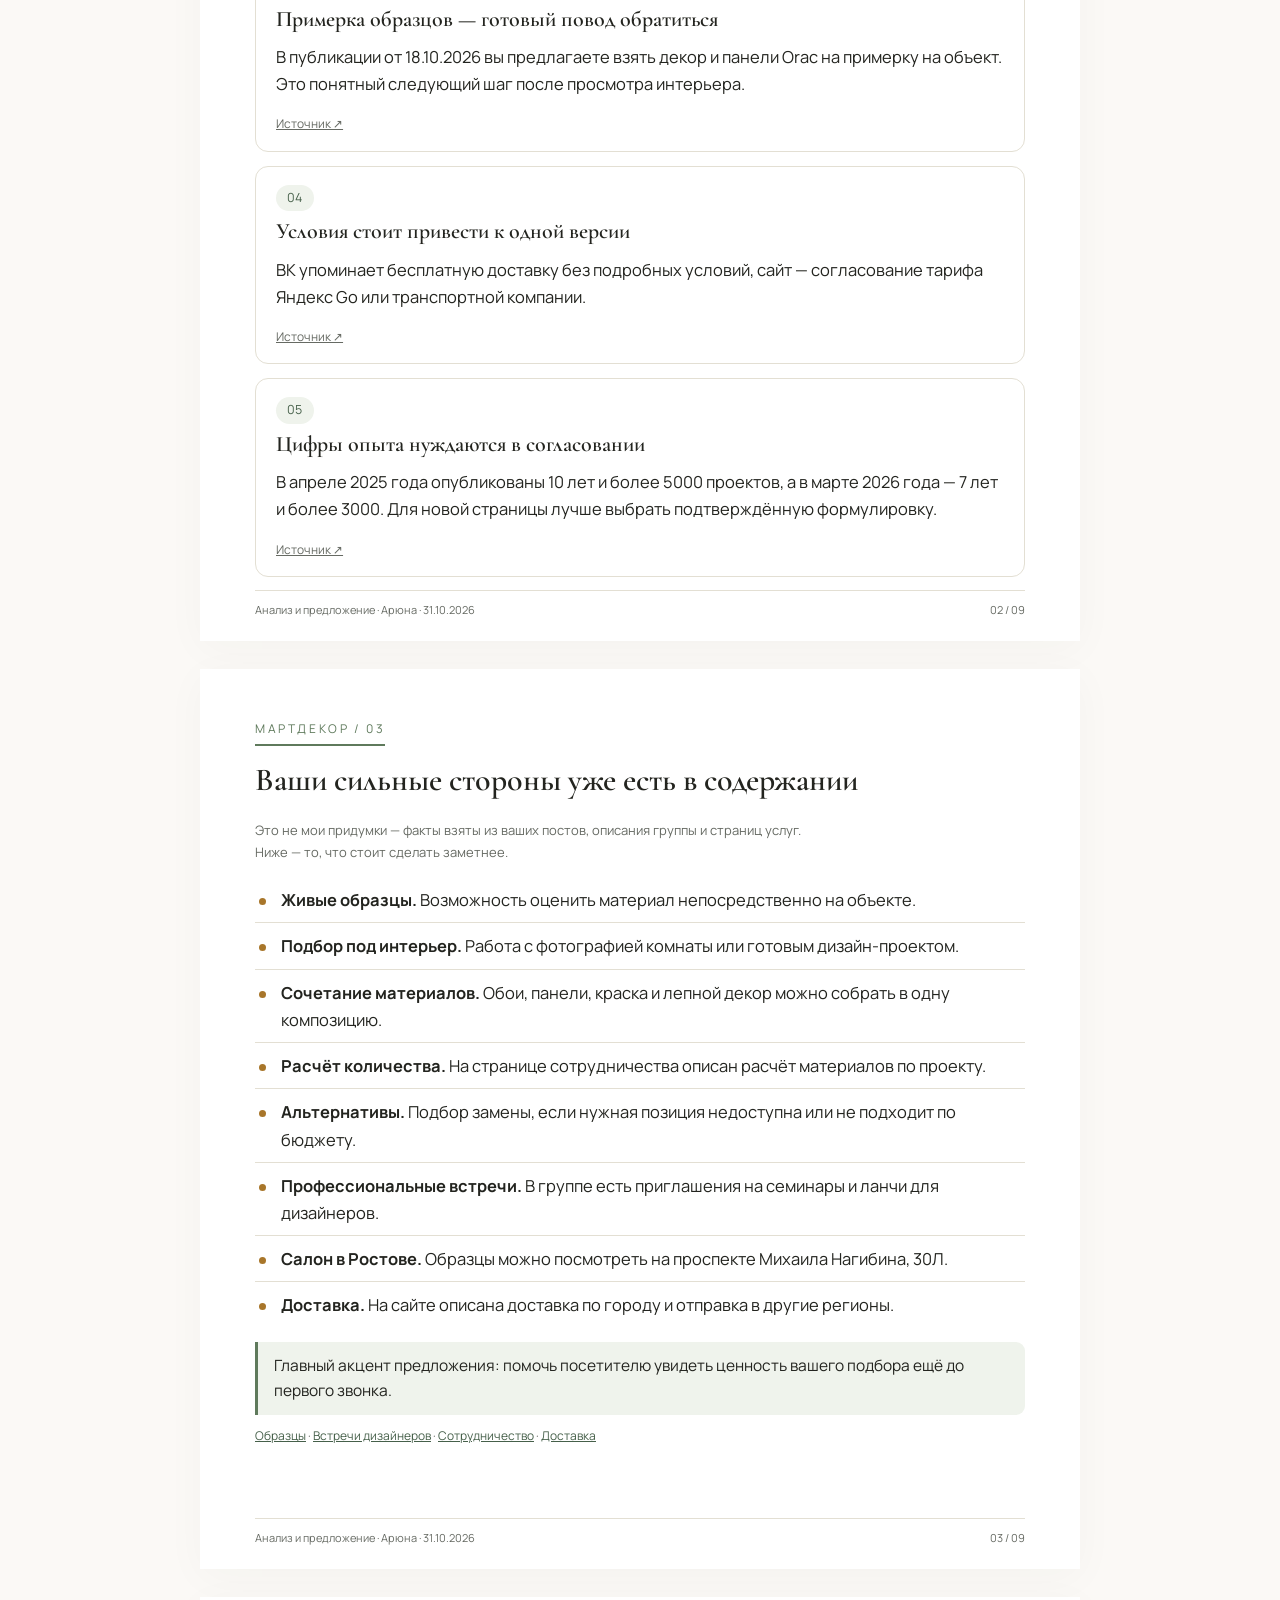
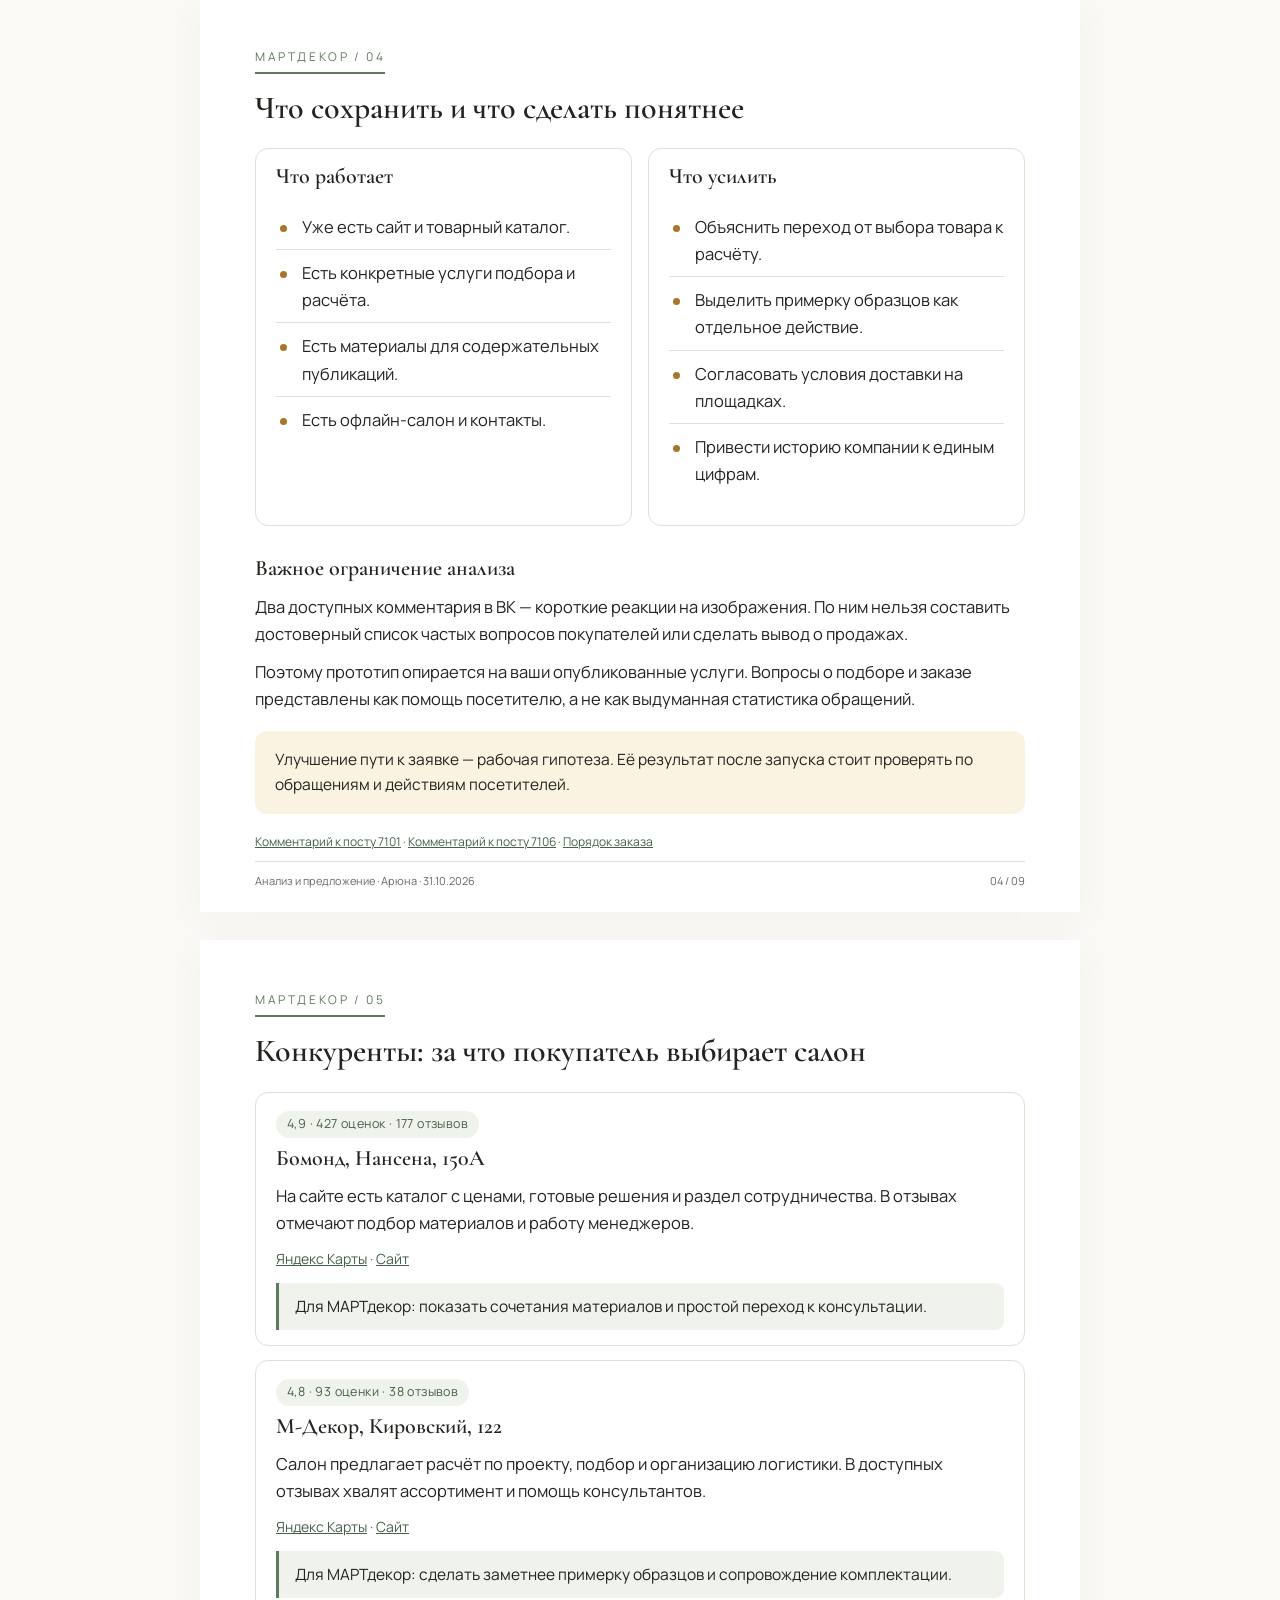
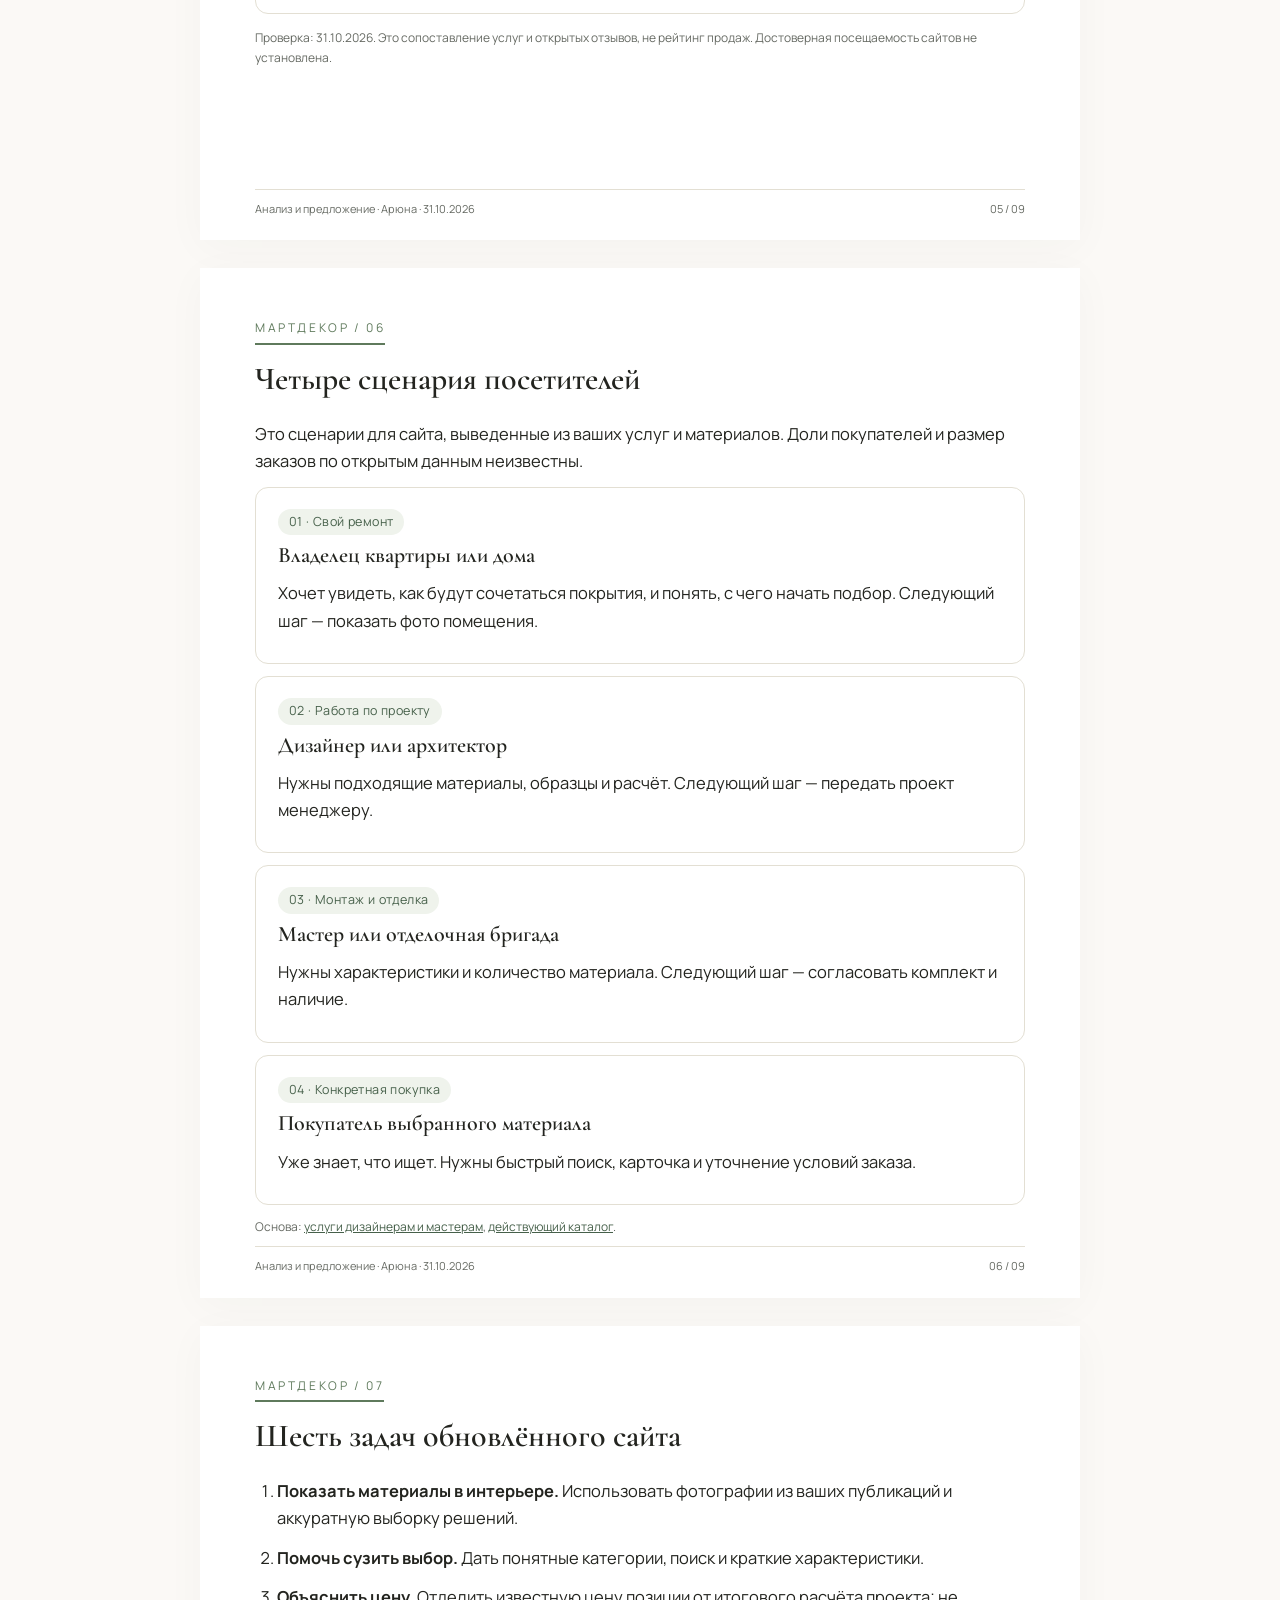
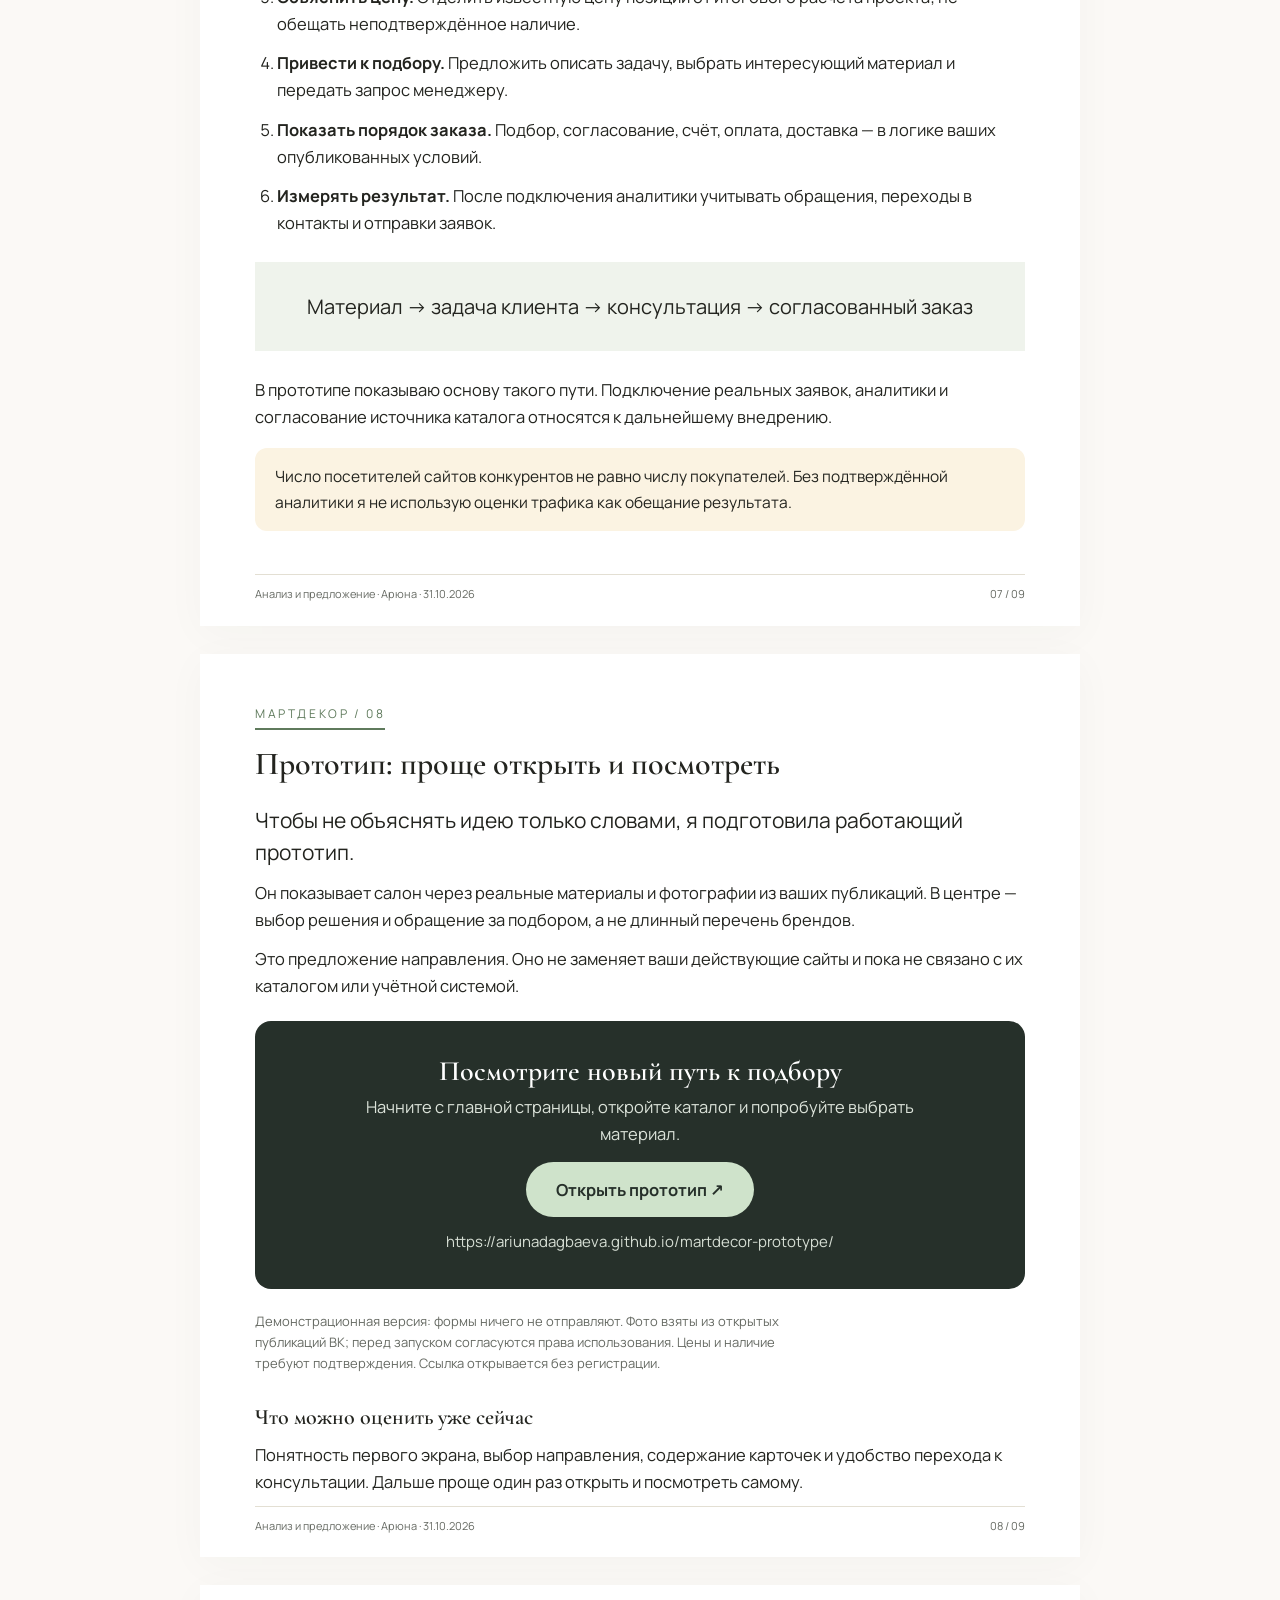
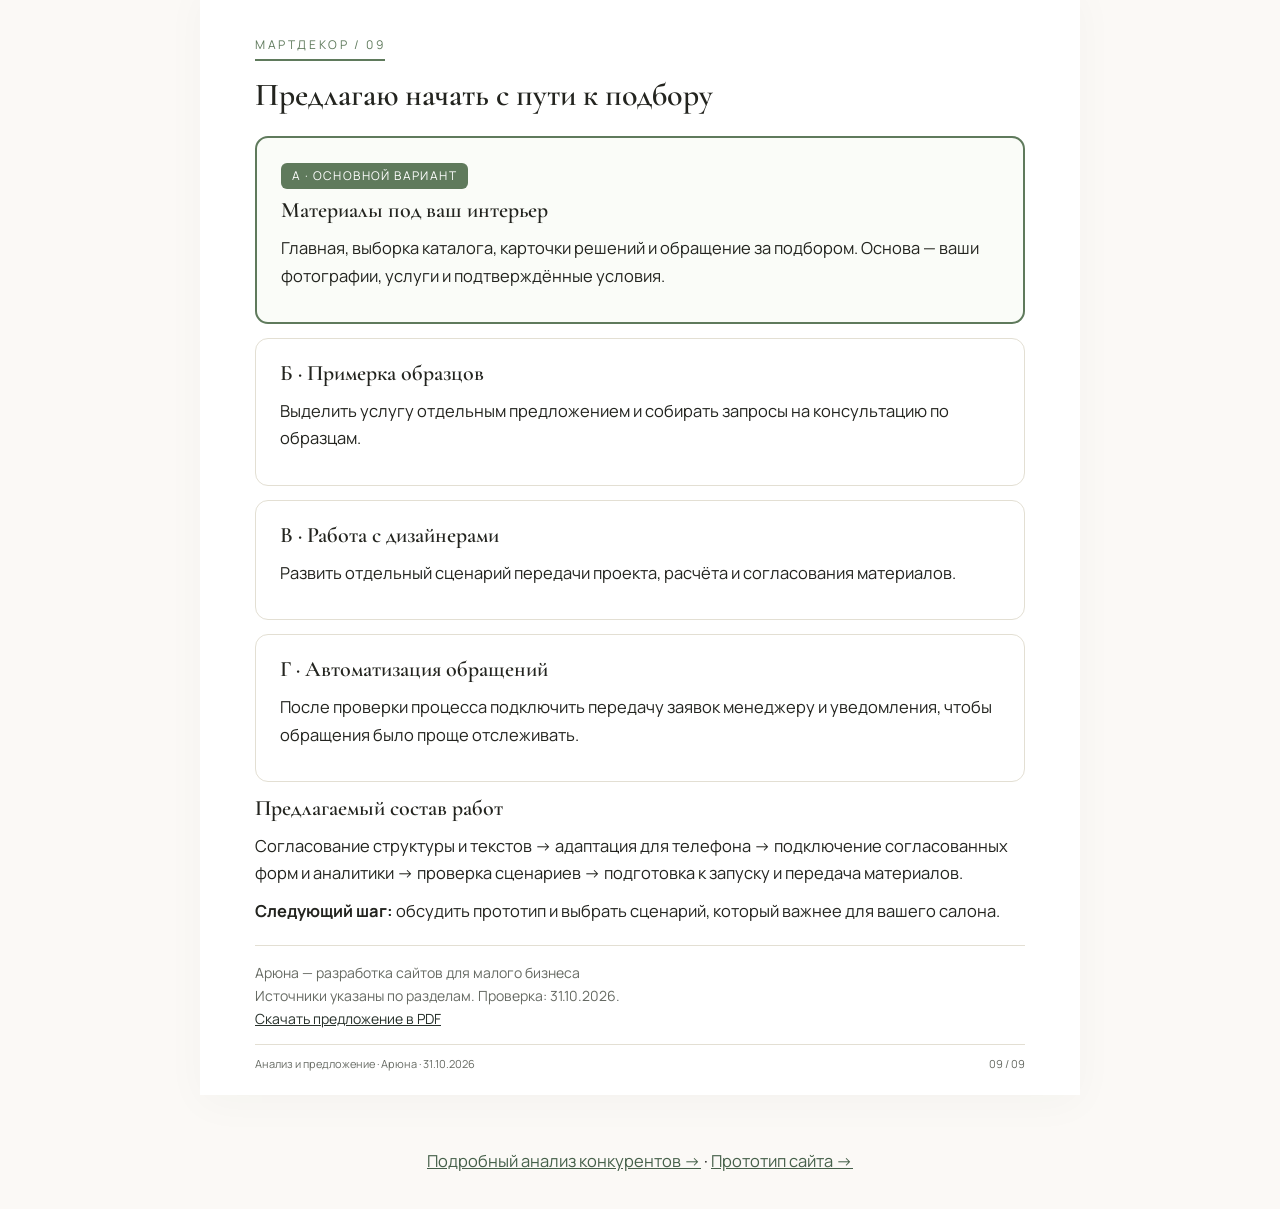
<file: kp/index.html>
<!doctype html><html lang="ru"><head><meta charset="utf-8"><meta name="viewport" content="width=device-width, initial-scale=1"><meta name="robots" content="noindex,nofollow"><title>МАРТдекор — предложение Арюны</title><link href="https://fonts.googleapis.com/css2?family=Cormorant+Garamond:wght@500;600;700&family=Manrope:wght@400;500;600;700&display=swap" rel="stylesheet"><style>
/* Роли цветов постоянные, значения — под клиента: акцент из логотипа или обложки группы */
:root{
  --sage:#5F7A5C; --sage-dark:#26302A; --sage-ink:#46604A; --gold:#A8762A; --mint:#CFE3CB;
  --bg:#FBF9F6; --paper:#fff; --ink:#23241F; --muted:#666A63; --line:#E3DFD3; --tint:#EFF3EC; --warn:#FBF3E2;
}
*{box-sizing:border-box}
body{margin:0;background:var(--bg);color:var(--ink);font:16.5px/1.65 Manrope,system-ui,sans-serif}
.wrap{max-width:820px;margin:0 auto;padding:0 28px}
h1,h2,h3{font-family:'Cormorant Garamond',Georgia,serif;font-weight:600;line-height:1.15;margin:0}
h1{font-size:46px;margin-bottom:16px}
h2{font-size:32px;margin:0 0 6px}
h3{font-size:22px;margin:0 0 6px}
p{margin:11px 0}
.sub{color:var(--muted);font-size:14.5px}
p.sub{max-width:72ch}
header{background:var(--sage-dark);color:#fff;padding:56px 0 48px}
header .eyebrow{letter-spacing:3.4px;text-transform:uppercase;font-size:12px;color:var(--mint);margin-bottom:18px}
header h1{color:#fff;max-width:24ch}
header p{color:#E4E9E1;max-width:64ch}
header .sub{color:#AEB9AE;margin-top:20px}
header a{color:#E4E9E1}
section{padding:46px 0 6px}
.sec-num{display:block;width:max-content;font-size:12px;letter-spacing:2.6px;text-transform:uppercase;color:var(--sage);border-bottom:2px solid var(--sage);padding-bottom:5px;margin-bottom:16px}
.card{background:var(--paper);border:1px solid var(--line);border-radius:13px;padding:22px 24px;margin:14px 0}
.card .n{font-family:'Cormorant Garamond',serif;font-size:32px;font-weight:700;color:var(--sage);line-height:1;margin-bottom:6px}
.grid.two{display:grid;grid-template-columns:1fr 1fr;gap:16px}
@media(max-width:760px){.grid.two{grid-template-columns:1fr} h1{font-size:36px}}
.adv{list-style:none;padding:0;margin:14px 0}
.adv li{padding:11px 0 11px 26px;border-bottom:1px solid var(--line);position:relative}
.adv li:before{content:"";position:absolute;left:4px;top:21px;width:7px;height:7px;border-radius:50%;background:var(--gold)}
.adv li:last-child{border:0}
.why{background:var(--tint);border-left:3px solid var(--sage);border-radius:0 9px 9px 0;padding:11px 16px;margin-top:12px;font-size:15.5px}
.seg{background:var(--paper);border:1px solid var(--line);border-radius:13px;padding:18px 22px;margin:12px 0}
.tag{display:inline-block;background:var(--tint);color:var(--sage-ink);font-size:12.5px;letter-spacing:.4px;padding:3px 11px;border-radius:999px;margin-bottom:8px}
.src{color:var(--muted);font-size:14px;margin-top:2px}
.note{background:var(--warn);border-radius:12px;padding:16px 20px;margin:18px 0;font-size:15.5px}
.note strong{color:#7A5A22}
ol.tasks{padding-left:22px}
ol.tasks li{margin:12px 0}
.cta{background:var(--sage-dark);color:#fff;border-radius:16px;padding:34px;text-align:center;margin:22px 0}
.cta h3{color:#fff;font-size:28px}
.cta a.btn{display:inline-block;background:var(--mint);color:var(--sage-dark);padding:14px 30px;border-radius:999px;text-decoration:none;font-weight:700;margin-top:14px}
.cta .url{display:block;margin-top:13px;color:#D6DED4;font-size:15px;word-break:break-all}
.cta p{color:#DCE3DA;max-width:56ch;margin:0 auto}
.offer{background:var(--paper);border:1px solid var(--line);border-radius:13px;padding:22px 24px;margin:14px 0}
.offer-main{border:2px solid var(--sage);background:#FAFCF8}
.badge{display:inline-block;background:var(--sage);color:#fff;font-size:12px;letter-spacing:1.4px;text-transform:uppercase;padding:3px 11px;border-radius:6px;margin-bottom:9px}
blockquote{margin:14px 0;padding:14px 20px;background:var(--paper);border-left:3px solid var(--gold);border-radius:0 9px 9px 0;font-style:italic;color:#353B36}
footer{margin-top:56px;padding:30px 0 60px;border-top:1px solid var(--line);color:var(--muted);font-size:14px}
footer p{max-width:70ch}
footer a{color:var(--sage-dark)}
@media print{
  body{background:#fff;font-size:11.5pt}
  .wrap{max-width:100%;padding:0 14mm}
  header{padding:16mm 0 11mm;-webkit-print-color-adjust:exact;print-color-adjust:exact}
  section{padding:7mm 0 0}
  h2{margin-top:2mm}
  .adv li{padding:7px 0 7px 24px}
  p{margin:8px 0}
  .card,.seg,.offer,.cta,.note,.why,blockquote{page-break-inside:avoid;break-inside:avoid;-webkit-print-color-adjust:exact;print-color-adjust:exact}
  h2,h3,.sec-num{page-break-after:avoid;break-after:avoid}
  .card,.seg,.offer{padding:16px 20px;margin:10px 0}
  .why{margin-top:9px;padding:9px 14px}
  .cta{padding:24px;margin:16px 0}
  footer{margin-top:28px;padding:18px 0 20px}
  h1{font-size:28pt}h2{font-size:20pt}h3{font-size:14pt}
  a{color:inherit;text-decoration:none}
  @page{margin:0}
}

.page{max-width:880px;margin:28px auto;background:#fff;padding:50px 55px;position:relative;min-height:900px;box-shadow:0 8px 40px #26302a08}.page header{margin:-50px -55px 32px;padding:45px 55px}.page h2{margin-bottom:22px}.page section{padding:0}.page .folio{position:absolute;bottom:22px;left:55px;right:55px;border-top:1px solid var(--line);padding-top:10px;font-size:11px;color:var(--muted);display:flex;justify-content:space-between}.lead{font-size:21px;line-height:1.5}.large{font-size:68px;line-height:1.05;letter-spacing:-2px}.sources{font-size:12px;color:var(--muted)}a{color:var(--sage-ink)}.route{padding:28px;background:var(--tint);font-size:20px;text-align:center;margin:25px 0}.card{padding:15px 20px}.grid.two .card{margin:0}.sub{font-size:13px}.page footer{margin-top:20px;padding:15px 0}.page .adv li{padding-top:9px;padding-bottom:9px}@media(max-width:650px){.page{margin:0;padding:30px 22px;min-height:0;padding-bottom:80px}.page header{margin:-30px -22px 24px;padding:35px 22px}.large{font-size:48px}.page .folio{left:22px;right:22px}}@media print{@page{size:A4;margin:0}.page{width:210mm;height:297mm;min-height:0;max-width:none;padding:18mm 17mm 20mm;margin:0;box-shadow:none;break-after:page;overflow:visible}.page:last-child{break-after:auto}.page header{margin:-18mm -17mm 12mm;padding:20mm 17mm 16mm}.page .folio{bottom:10mm;left:17mm;right:17mm}.page h2{margin-bottom:7mm}.page h1{font-size:32pt}.page .large{font-size:42pt}.page .lead{font-size:15pt}.page .card{padding:12px 17px}.page p{margin:9px 0}.page .sources{font-size:9pt}.page .sub{font-size:9.5pt}.page .route{font-size:14pt}.page .adv li{padding-top:9px;padding-bottom:9px}.page footer{font-size:9pt}.screen-only{display:none}}
@media print{body{font-size:10pt}.page header{margin:0 0 7mm;padding:10mm}.page .card{padding:9px 14px;margin:8px 0}.page h3{font-size:13pt}.page h2{font-size:19pt}.page .sources{font-size:8pt}} @media print{body>p:last-child{display:none}}</style></head><body><article class="page"><span class="sec-num">МАРТдекор / 01</span><h2>От интереса к материалу —<br>к разговору о проекте</h2><header><div class="eyebrow">Анализ и предложение · Арюна</div><h1 class="large">МАРТдекор</h1><p class="lead">Разбор группы, конкурентов<br>и предложение по сайту</p></header><p class="lead">Команда МАРТдекор, у вас уже есть то, ради чего покупатель приходит в салон: материалы, образцы и помощь в подборе.</p><p>Перед тем как что-то предлагать, я изучила открытые публикации ВКонтакте, ваши сайты и карточки компаний в Ростове-на-Дону. Моя идея — сделать следующий шаг посетителя понятнее: выбрать решение, показать свой интерьер и обратиться к вам за подбором.</p><div class="route">Вдохновиться → выбрать материалы → получить подбор</div><p>Сайт и каталог у вас уже есть. Предлагаю усилить их связь с вашей консультацией и работой по проектам.</p><p class="sources">Основа анализа: <a href="https://vk.ru/martdecoronline">сообщество ВК</a>, <a href="https://martdecor.ru">martdecor.ru</a>, <a href="https://martdecor.online">martdecor.online</a>. Сбор: 31.10.2026. Выгружено 169 доступных постов и 2 комментария; статистики продаж и посещений нет.</p><div class="folio"><span>Анализ и предложение · Арюна · 31.10.2026</span><span>01 / 09</span></div></article><article class="page"><span class="sec-num">МАРТдекор / 02</span><h2>Пять выводов, на которых строится предложение</h2><div class="card"><span class="tag">01</span><h3>Сайт уже есть — важна связность</h3><p>Основная страница ведёт в отдельный каталог на martdecor.online. Новый прототип предлагает единый путь от материала к подбору.</p><a class="sources" href="https://martdecor.ru">Источник ↗</a></div><div class="card"><span class="tag">02</span><h3>Продажа завершается с менеджером</h3><p>На странице доставки прямо указаны согласование заказа, счёт и предоплата. Онлайн-оплата на сайте не производится.</p><a class="sources" href="https://martdecor.online/dostavka-i-oplata/">Источник ↗</a></div><div class="card"><span class="tag">03</span><h3>Примерка образцов — готовый повод обратиться</h3><p>В публикации от 18.10.2026 вы предлагаете взять декор и панели Orac на примерку на объект. Это понятный следующий шаг после просмотра интерьера.</p><a class="sources" href="https://vk.ru/wall-53471837_7663">Источник ↗</a></div><div class="card"><span class="tag">04</span><h3>Условия стоит привести к одной версии</h3><p>ВК упоминает бесплатную доставку без подробных условий, сайт — согласование тарифа Яндекс Go или транспортной компании.</p><a class="sources" href="https://martdecor.online/dostavka-i-oplata/">Источник ↗</a></div><div class="card"><span class="tag">05</span><h3>Цифры опыта нуждаются в согласовании</h3><p>В апреле 2025 года опубликованы 10 лет и более 5000 проектов, а в марте 2026 года — 7 лет и более 3000. Для новой страницы лучше выбрать подтверждённую формулировку.</p><a class="sources" href="https://vk.ru/wall-53471837_7654">Источник ↗</a></div><div class="folio"><span>Анализ и предложение · Арюна · 31.10.2026</span><span>02 / 09</span></div></article><article class="page"><span class="sec-num">МАРТдекор / 03</span><h2>Ваши сильные стороны уже есть в содержании</h2><p class="sub">Это не мои придумки — факты взяты из ваших постов, описания группы и страниц услуг. Ниже — то, что стоит сделать заметнее.</p><ul class="adv"><li><b>Живые образцы.</b> Возможность оценить материал непосредственно на объекте.</li><li><b>Подбор под интерьер.</b> Работа с фотографией комнаты или готовым дизайн-проектом.</li><li><b>Сочетание материалов.</b> Обои, панели, краска и лепной декор можно собрать в одну композицию.</li><li><b>Расчёт количества.</b> На странице сотрудничества описан расчёт материалов по проекту.</li><li><b>Альтернативы.</b> Подбор замены, если нужная позиция недоступна или не подходит по бюджету.</li><li><b>Профессиональные встречи.</b> В группе есть приглашения на семинары и ланчи для дизайнеров.</li><li><b>Салон в Ростове.</b> Образцы можно посмотреть на проспекте Михаила Нагибина, 30Л.</li><li><b>Доставка.</b> На сайте описана доставка по городу и отправка в другие регионы.</li></ul><div class="why">Главный акцент предложения: помочь посетителю увидеть ценность вашего подбора ещё до первого звонка.</div><p class="sources"><a href="https://vk.ru/wall-53471837_7663">Образцы</a> · <a href="https://vk.ru/wall-53471837_7648">Встречи дизайнеров</a> · <a href="https://martdecor.online/dizayneram/">Сотрудничество</a> · <a href="https://martdecor.online/dostavka-i-oplata/">Доставка</a></p><div class="folio"><span>Анализ и предложение · Арюна · 31.10.2026</span><span>03 / 09</span></div></article><article class="page"><span class="sec-num">МАРТдекор / 04</span><h2>Что сохранить и что сделать понятнее</h2><div class="grid two"><div class="card"><h3>Что работает</h3><ul class="adv"><li>Уже есть сайт и товарный каталог.</li><li>Есть конкретные услуги подбора и расчёта.</li><li>Есть материалы для содержательных публикаций.</li><li>Есть офлайн-салон и контакты.</li></ul></div><div class="card"><h3>Что усилить</h3><ul class="adv"><li>Объяснить переход от выбора товара к расчёту.</li><li>Выделить примерку образцов как отдельное действие.</li><li>Согласовать условия доставки на площадках.</li><li>Привести историю компании к единым цифрам.</li></ul></div></div><h3 style="margin-top:30px">Важное ограничение анализа</h3><p>Два доступных комментария в ВК — короткие реакции на изображения. По ним нельзя составить достоверный список частых вопросов покупателей или сделать вывод о продажах.</p><p>Поэтому прототип опирается на ваши опубликованные услуги. Вопросы о подборе и заказе представлены как помощь посетителю, а не как выдуманная статистика обращений.</p><div class="note">Улучшение пути к заявке — рабочая гипотеза. Её результат после запуска стоит проверять по обращениям и действиям посетителей.</div><p class="sources"><a href="https://vk.ru/wall-53471837_7101">Комментарий к посту 7101</a> · <a href="https://vk.ru/wall-53471837_7106">Комментарий к посту 7106</a> · <a href="https://martdecor.online/dostavka-i-oplata/">Порядок заказа</a></p><div class="folio"><span>Анализ и предложение · Арюна · 31.10.2026</span><span>04 / 09</span></div></article><article class="page"><span class="sec-num">МАРТдекор / 05</span><h2>Конкуренты: за что покупатель выбирает салон</h2><div class="card"><span class="tag">4,9 · 427 оценок · 177 отзывов</span><h3>Бомонд, Нансена, 150А</h3><p>На сайте есть каталог с ценами, готовые решения и раздел сотрудничества. В отзывах отмечают подбор материалов и работу менеджеров.</p><p class="src"><a href="https://yandex.com/maps/org/bomond/1010132661/">Яндекс Карты</a> · <a href="https://bomondceramica.ru/">Сайт</a></p><div class="why">Для МАРТдекор: показать сочетания материалов и простой переход к консультации.</div></div><div class="card"><span class="tag">4,8 · 93 оценки · 38 отзывов</span><h3>М-Декор, Кировский, 122</h3><p>Салон предлагает расчёт по проекту, подбор и организацию логистики. В доступных отзывах хвалят ассортимент и помощь консультантов.</p><p class="src"><a href="https://yandex.com/maps/org/m_dekor/36565239347/">Яндекс Карты</a> · <a href="https://m-decor-salon.ru/">Сайт</a></p><div class="why">Для МАРТдекор: сделать заметнее примерку образцов и сопровождение комплектации.</div></div><p class="sources">Проверка: 31.10.2026. Это сопоставление услуг и открытых отзывов, не рейтинг продаж. Достоверная посещаемость сайтов не установлена.</p><!-- COMPETITORS --><div class="folio"><span>Анализ и предложение · Арюна · 31.10.2026</span><span>05 / 09</span></div></article><article class="page"><span class="sec-num">МАРТдекор / 06</span><h2>Четыре сценария посетителей</h2><p>Это сценарии для сайта, выведенные из ваших услуг и материалов. Доли покупателей и размер заказов по открытым данным неизвестны.</p><div class="seg"><span class="tag">01 · Свой ремонт</span><h3>Владелец квартиры или дома</h3><p>Хочет увидеть, как будут сочетаться покрытия, и понять, с чего начать подбор. Следующий шаг — показать фото помещения.</p></div><div class="seg"><span class="tag">02 · Работа по проекту</span><h3>Дизайнер или архитектор</h3><p>Нужны подходящие материалы, образцы и расчёт. Следующий шаг — передать проект менеджеру.</p></div><div class="seg"><span class="tag">03 · Монтаж и отделка</span><h3>Мастер или отделочная бригада</h3><p>Нужны характеристики и количество материала. Следующий шаг — согласовать комплект и наличие.</p></div><div class="seg"><span class="tag">04 · Конкретная покупка</span><h3>Покупатель выбранного материала</h3><p>Уже знает, что ищет. Нужны быстрый поиск, карточка и уточнение условий заказа.</p></div><p class="sources">Основа: <a href="https://martdecor.online/dizayneram/">услуги дизайнерам и мастерам</a>, <a href="https://martdecor.online/shop/">действующий каталог</a>.</p><div class="folio"><span>Анализ и предложение · Арюна · 31.10.2026</span><span>06 / 09</span></div></article><article class="page"><span class="sec-num">МАРТдекор / 07</span><h2>Шесть задач обновлённого сайта</h2><ol class="tasks"><li><b>Показать материалы в интерьере.</b> Использовать фотографии из ваших публикаций и аккуратную выборку решений.</li><li><b>Помочь сузить выбор.</b> Дать понятные категории, поиск и краткие характеристики.</li><li><b>Объяснить цену.</b> Отделить известную цену позиции от итогового расчёта проекта; не обещать неподтверждённое наличие.</li><li><b>Привести к подбору.</b> Предложить описать задачу, выбрать интересующий материал и передать запрос менеджеру.</li><li><b>Показать порядок заказа.</b> Подбор, согласование, счёт, оплата, доставка — в логике ваших опубликованных условий.</li><li><b>Измерять результат.</b> После подключения аналитики учитывать обращения, переходы в контакты и отправки заявок.</li></ol><div class="route">Материал → задача клиента → консультация → согласованный заказ</div><p>В прототипе показываю основу такого пути. Подключение реальных заявок, аналитики и согласование источника каталога относятся к дальнейшему внедрению.</p><div class="note">Число посетителей сайтов конкурентов не равно числу покупателей. Без подтверждённой аналитики я не использую оценки трафика как обещание результата.</div><div class="folio"><span>Анализ и предложение · Арюна · 31.10.2026</span><span>07 / 09</span></div></article><article class="page"><span class="sec-num">МАРТдекор / 08</span><h2>Прототип: проще открыть и посмотреть</h2><p class="lead">Чтобы не объяснять идею только словами, я подготовила работающий прототип.</p><p>Он показывает салон через реальные материалы и фотографии из ваших публикаций. В центре — выбор решения и обращение за подбором, а не длинный перечень брендов.</p><p>Это предложение направления. Оно не заменяет ваши действующие сайты и пока не связано с их каталогом или учётной системой.</p><div class="cta"><h3>Посмотрите новый путь к подбору</h3><p>Начните с главной страницы, откройте каталог и попробуйте выбрать материал.</p><a class="btn" href="https://ariunadagbaeva.github.io/martdecor-prototype/">Открыть прототип ↗</a><span class="url">https://ariunadagbaeva.github.io/martdecor-prototype/</span></div><p class="sub">Демонстрационная версия: формы ничего не отправляют. Фото взяты из открытых публикаций ВК; перед запуском согласуются права использования. Цены и наличие требуют подтверждения. Ссылка открывается без регистрации.</p><h3 style="margin-top:30px">Что можно оценить уже сейчас</h3><p>Понятность первого экрана, выбор направления, содержание карточек и удобство перехода к консультации. Дальше проще один раз открыть и посмотреть самому.</p><div class="folio"><span>Анализ и предложение · Арюна · 31.10.2026</span><span>08 / 09</span></div></article><article class="page"><span class="sec-num">МАРТдекор / 09</span><h2>Предлагаю начать с пути к подбору</h2><div class="offer offer-main"><span class="badge">А · Основной вариант</span><h3>Материалы под ваш интерьер</h3><p>Главная, выборка каталога, карточки решений и обращение за подбором. Основа — ваши фотографии, услуги и подтверждённые условия.</p></div><div class="offer"><h3>Б · Примерка образцов</h3><p>Выделить услугу отдельным предложением и собирать запросы на консультацию по образцам.</p></div><div class="offer"><h3>В · Работа с дизайнерами</h3><p>Развить отдельный сценарий передачи проекта, расчёта и согласования материалов.</p></div><div class="offer"><h3>Г · Автоматизация обращений</h3><p>После проверки процесса подключить передачу заявок менеджеру и уведомления, чтобы обращения было проще отслеживать.</p></div><h3>Предлагаемый состав работ</h3><p>Согласование структуры и текстов → адаптация для телефона → подключение согласованных форм и аналитики → проверка сценариев → подготовка к запуску и передача материалов.</p><p><b>Следующий шаг:</b> обсудить прототип и выбрать сценарий, который важнее для вашего салона.</p><footer>Арюна — разработка сайтов для малого бизнеса<br>Источники указаны по разделам. Проверка: 31.10.2026.<br><a href="KP-MARTdecor.pdf">Скачать предложение в PDF</a></footer><div class="folio"><span>Анализ и предложение · Арюна · 31.10.2026</span><span>09 / 09</span></div></article><p style="text-align:center;padding:24px"><a href="../analysis/">Подробный анализ конкурентов →</a> · <a href="https://ariunadagbaeva.github.io/martdecor-prototype/">Прототип сайта →</a></p></body></html>
</file>
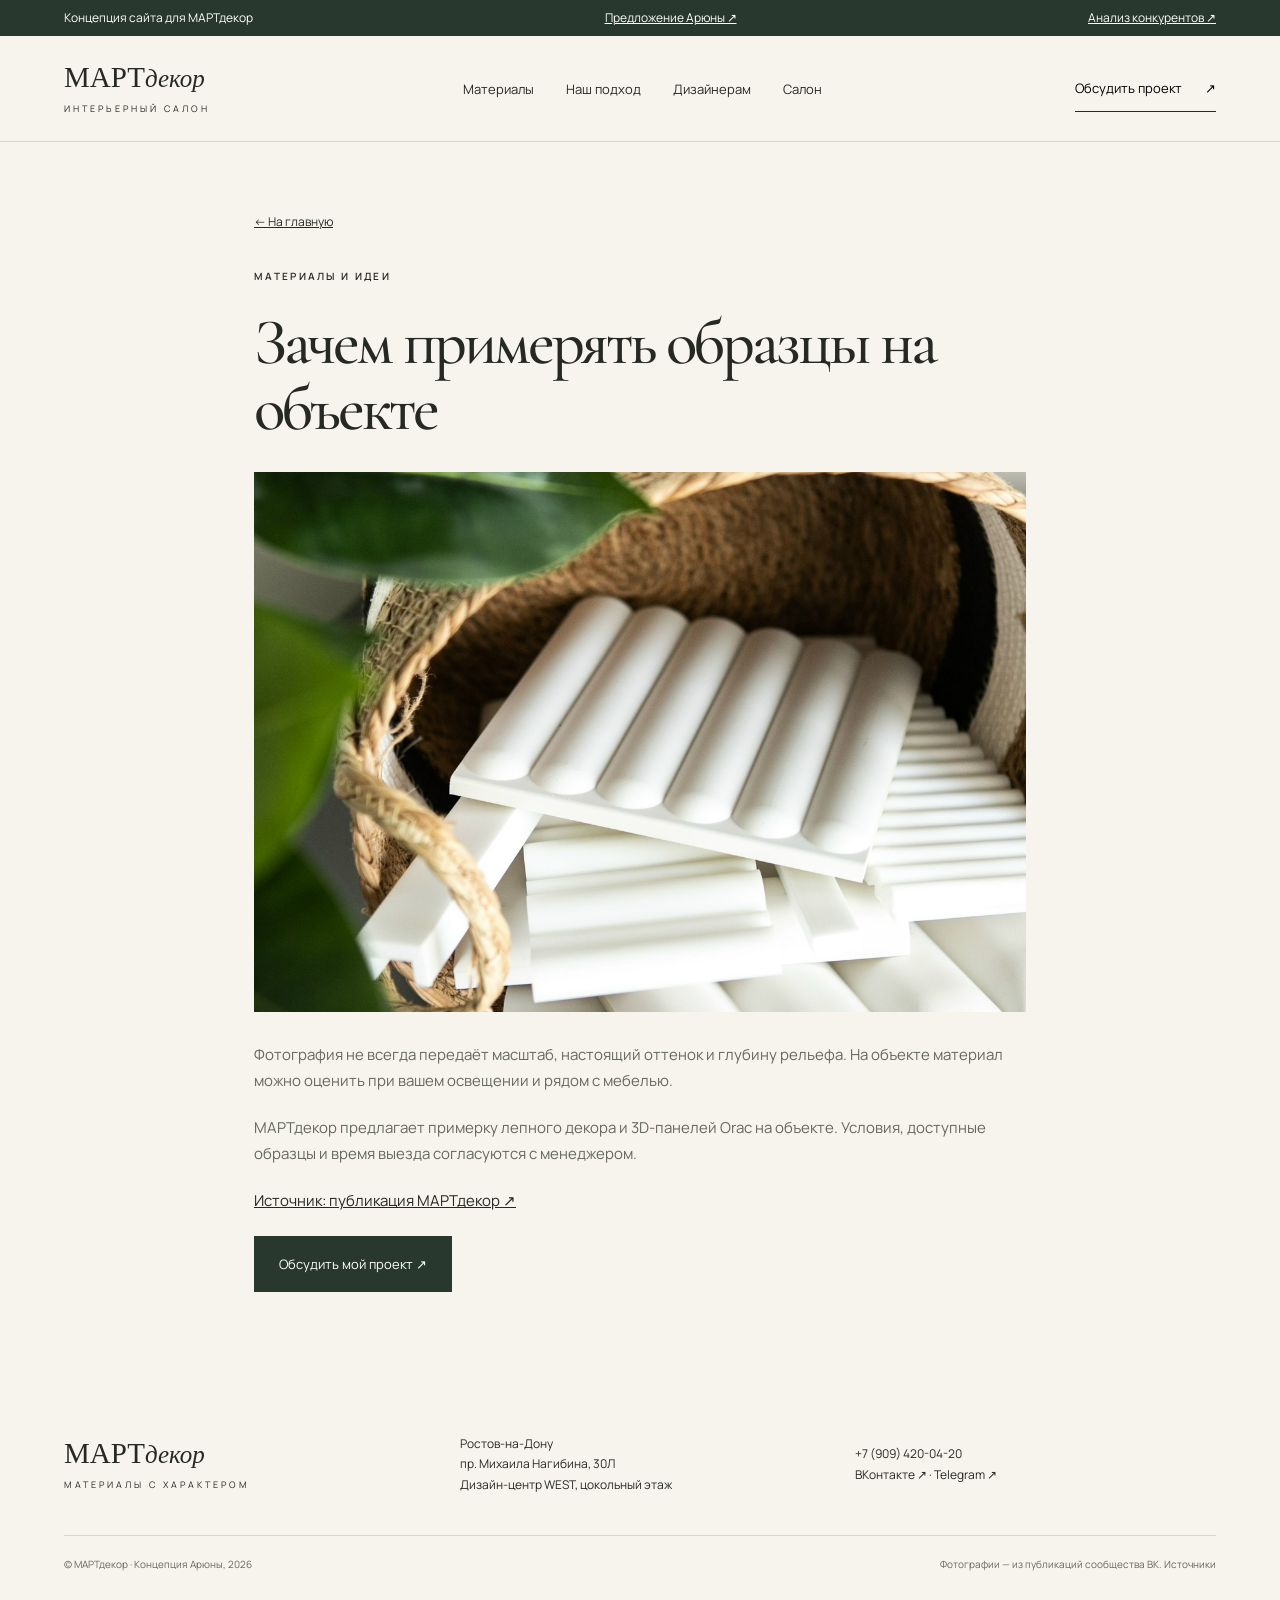
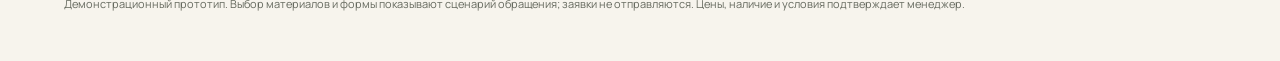
<file: article.html>
<!doctype html><html lang="ru"><head><meta charset="utf-8"><meta name="viewport" content="width=device-width,initial-scale=1"><meta name="robots" content="noindex,nofollow"><meta name="description" content="МАРТдекор — материалы, фактуры и декор для вашего интерьера. Ростов-на-Дону."><title>Советы по материалам · МАРТдекор</title><link rel="preconnect" href="https://fonts.googleapis.com"><link rel="preconnect" href="https://fonts.gstatic.com" crossorigin><link href="https://fonts.googleapis.com/css2?family=Cormorant+Garamond:wght@400;500;600&family=Manrope:wght@400;500;600;700&display=swap" rel="stylesheet"><link rel="stylesheet" href="css/style.css"><script src="js/data.js" defer></script><script src="js/main.js" defer></script></head><body><a class="skip" href="#main">К содержанию</a><div class="concept">Концепция сайта для МАРТдекор <a href="kp/index.html">Предложение Арюны ↗</a> <a href="analysis/">Анализ конкурентов ↗</a></div><header class="header"><a href="index.html" class="wordmark" aria-label="МАРТдекор — главная">МАРТ<span>декор</span><small>ИНТЕРЬЕРНЫЙ САЛОН</small></a><nav aria-label="Главная навигация"><a href="catalog.html">Материалы</a><a href="index.html#approach">Наш подход</a><a href="index.html#designers">Дизайнерам</a><a href="index.html#contacts">Салон</a></nav><button class="header-cta" data-request>Обсудить проект <span>↗</span></button><button class="menu-toggle" aria-label="Открыть меню" aria-expanded="false">☰</button></header><main id="main"><article id="article-content" class="article"></article></main><footer><div class="footer-grid"><a href="index.html" class="wordmark">МАРТ<span>декор</span><small>МАТЕРИАЛЫ С ХАРАКТЕРОМ</small></a><p>Ростов-на-Дону<br>пр. Михаила Нагибина, 30Л<br>Дизайн-центр WEST, цокольный этаж</p><div><a href="tel:+79094200420">+7 (909) 420-04-20</a><br><a href="https://vk.ru/martdecoronline" target="_blank" rel="noopener">ВКонтакте ↗</a> · <a href="https://t.me/martdecorrostov" target="_blank" rel="noopener">Telegram ↗</a></div></div><div class="footer-bottom"><span>© МАРТдекор · Концепция Арюны, 2026</span><span>Фотографии — из публикаций сообщества ВК. <a href="sources.html">Источники</a></span></div><p class="demo-note">Демонстрационный прототип. Выбор материалов и формы показывают сценарий обращения; заявки не отправляются. Цены, наличие и условия подтверждает менеджер.</p></footer><dialog id="request-dialog" aria-labelledby="request-title"><button class="close" aria-label="Закрыть окно">×</button><span class="eyebrow">ВАША ИДЕЯ — НАЧАЛО ПРОЕКТА</span><h2 id="request-title">Давайте подберём<br>ваши материалы</h2><p class="muted">Несколько деталей помогут начать разговор с менеджером.</p><form id="request-form"><label>Что вы оформляете?<select name="room"><option>Гостиную</option><option>Спальню</option><option>Кухню</option><option>Коммерческое пространство</option><option>Весь интерьер</option></select></label><label>Какая помощь нужна?<select name="service"><option>Подобрать материалы</option><option>Рассчитать по проекту</option><option>Примерить образцы на объекте</option><option>Обсудить сотрудничество</option></select></label><label>Расскажите о задаче<textarea name="details" rows="3" maxlength="1200" placeholder="Например: акцентная стена в гостиной, ширина 3 метра"></textarea></label><button type="submit" class="button">Подготовить запрос <span>↗</span></button><p class="demo-note">Демо: данные никуда не отправляются и не сохраняются.</p></form><div id="request-result" hidden><h3>Текст запроса готов</h3><p>Его можно скопировать и самостоятельно отправить в сообщество салона.</p><textarea id="request-text" rows="6" readonly aria-label="Подготовленный текст запроса"></textarea><button id="copy-request" class="button">Скопировать текст</button><a class="text-link" href="https://vk.ru/martdecoronline" target="_blank" rel="noopener">Открыть сообщество ВК ↗</a><p id="copy-status" role="status"></p></div></dialog></body></html>
</file>
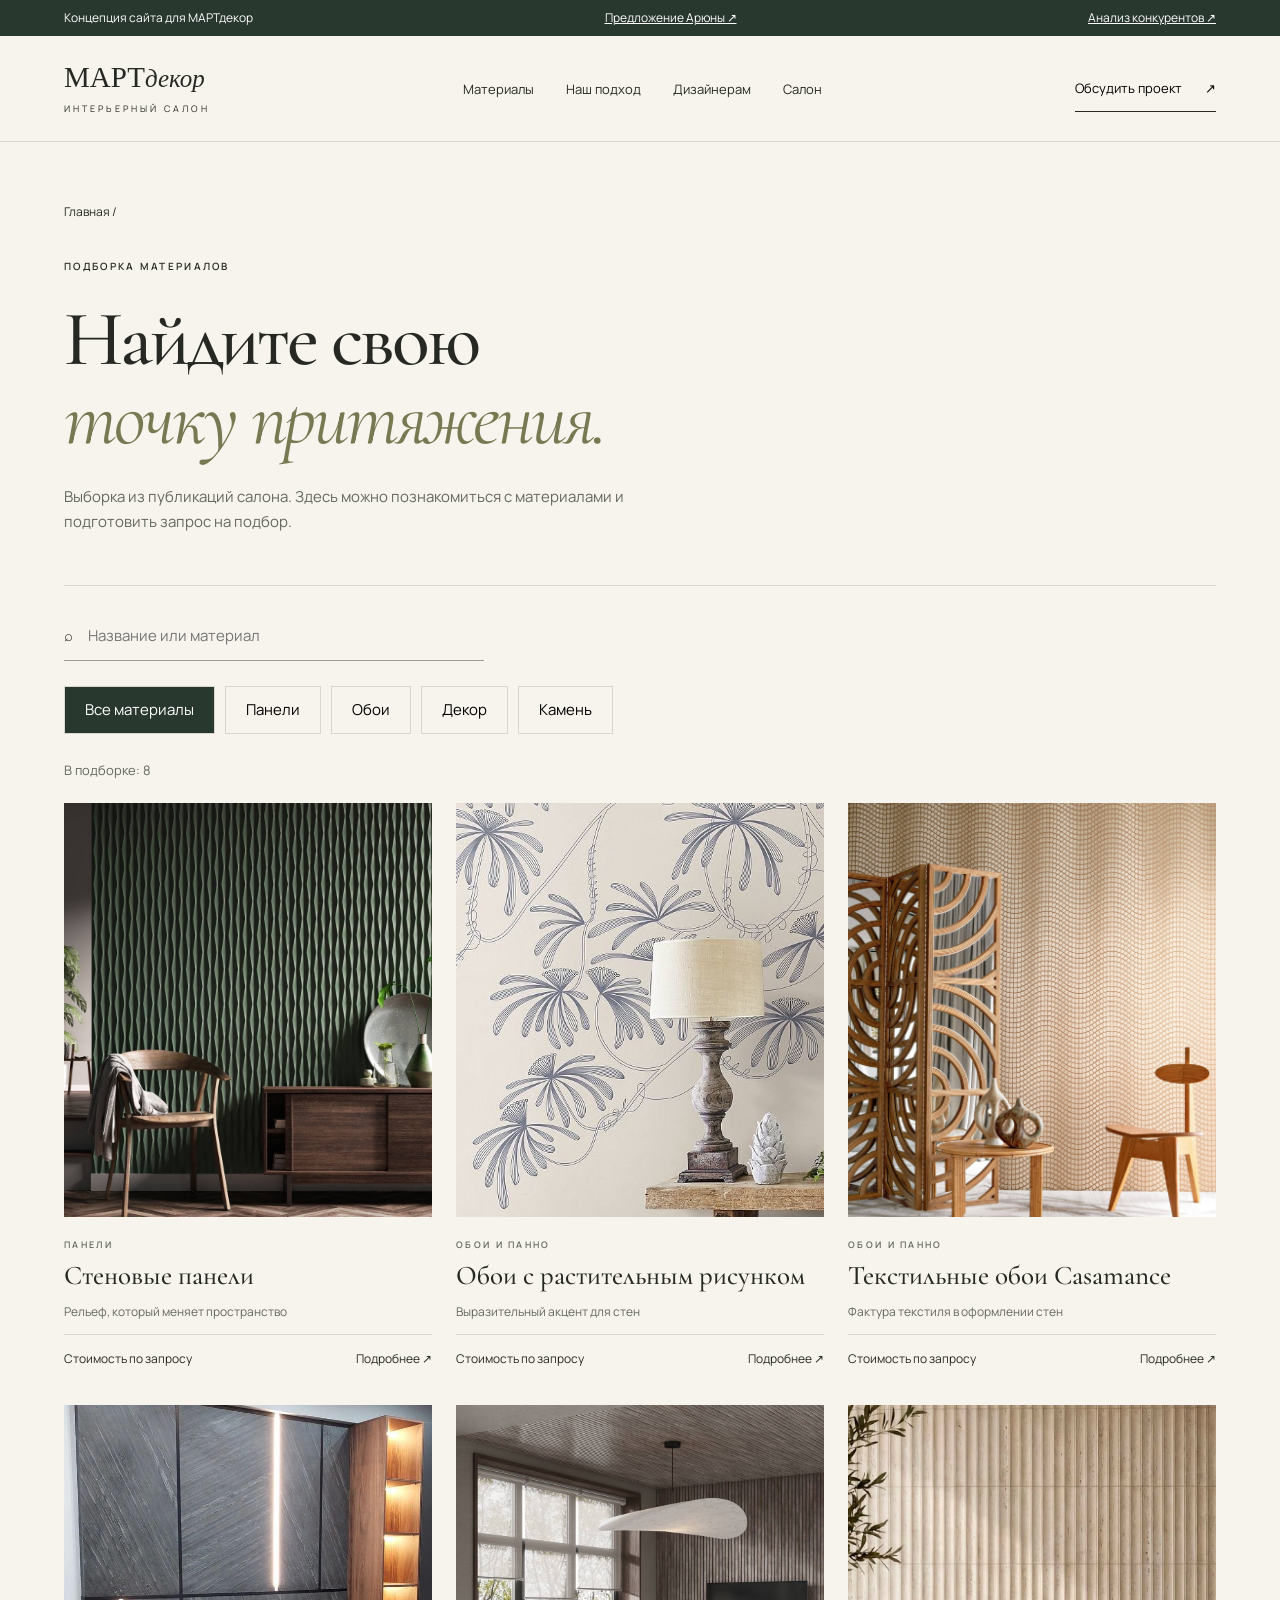
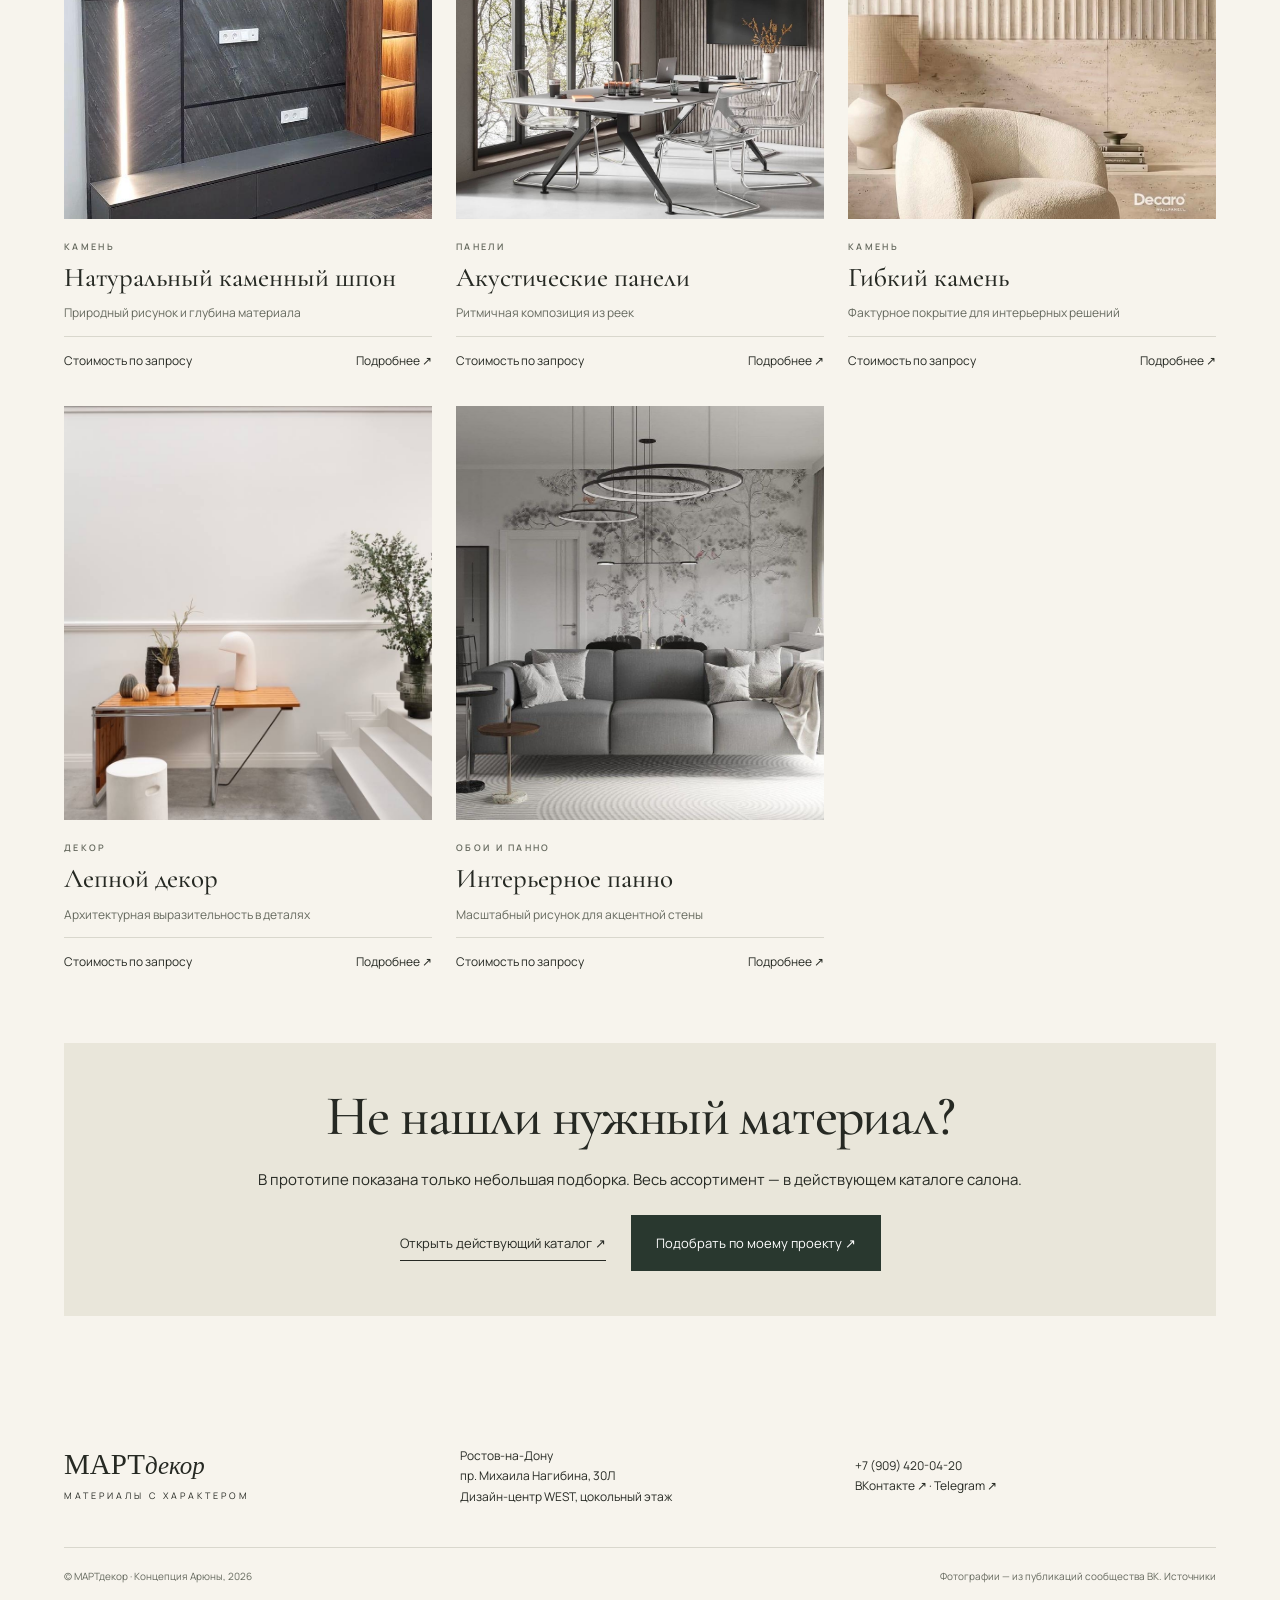
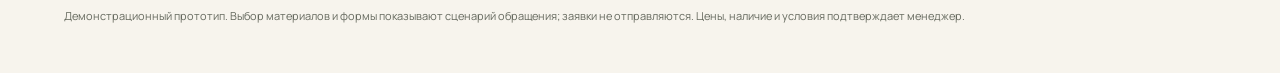
<file: catalog.html>
<!doctype html><html lang="ru"><head><meta charset="utf-8"><meta name="viewport" content="width=device-width,initial-scale=1"><meta name="robots" content="noindex,nofollow"><meta name="description" content="МАРТдекор — материалы, фактуры и декор для вашего интерьера. Ростов-на-Дону."><title>Подборка материалов · МАРТдекор</title><link rel="preconnect" href="https://fonts.googleapis.com"><link rel="preconnect" href="https://fonts.gstatic.com" crossorigin><link href="https://fonts.googleapis.com/css2?family=Cormorant+Garamond:wght@400;500;600&family=Manrope:wght@400;500;600;700&display=swap" rel="stylesheet"><link rel="stylesheet" href="css/style.css"><script src="js/data.js" defer></script><script src="js/main.js" defer></script></head><body><a class="skip" href="#main">К содержанию</a><div class="concept">Концепция сайта для МАРТдекор <a href="kp/index.html">Предложение Арюны ↗</a> <a href="analysis/">Анализ конкурентов ↗</a></div><header class="header"><a href="index.html" class="wordmark" aria-label="МАРТдекор — главная">МАРТ<span>декор</span><small>ИНТЕРЬЕРНЫЙ САЛОН</small></a><nav aria-label="Главная навигация"><a href="catalog.html">Материалы</a><a href="index.html#approach">Наш подход</a><a href="index.html#designers">Дизайнерам</a><a href="index.html#contacts">Салон</a></nav><button class="header-cta" data-request>Обсудить проект <span>↗</span></button><button class="menu-toggle" aria-label="Открыть меню" aria-expanded="false">☰</button></header><main id="main" class="catalog-page"><div class="page-intro"><a class="crumb" href="index.html">Главная /</a><span class="eyebrow">ПОДБОРКА МАТЕРИАЛОВ</span><h1>Найдите свою<br><em>точку притяжения.</em></h1><p>Выборка из публикаций салона. Здесь можно познакомиться с материалами и подготовить запрос на подбор.</p></div><div class="catalog-controls"><label class="search-box"><span>⌕</span><input id="search" type="search" placeholder="Название или материал" aria-label="Поиск материалов"></label><div class="filters" role="group" aria-label="Категории"><button data-filter="all" class="active" aria-pressed="true">Все материалы</button><button data-filter="panels" aria-pressed="false">Панели</button><button data-filter="wallpaper" aria-pressed="false">Обои</button><button data-filter="decor" aria-pressed="false">Декор</button><button data-filter="stone" aria-pressed="false">Камень</button></div></div><p id="result-count" class="muted" role="status"></p><div id="catalog-grid" class="product-grid"></div><div id="empty-state" hidden><h3>В этой подборке ничего не найдено</h3><p>Попробуйте другое название или сбросьте фильтры.</p><button id="reset-filters" class="button">Сбросить фильтры</button></div><div class="catalog-end"><h2>Не нашли нужный материал?</h2><p>В прототипе показана только небольшая подборка. Весь ассортимент — в действующем каталоге салона.</p><a class="text-link" href="https://martdecor.online/shop/" target="_blank" rel="noopener">Открыть действующий каталог ↗</a><button class="button" data-request>Подобрать по моему проекту ↗</button></div></main><footer><div class="footer-grid"><a href="index.html" class="wordmark">МАРТ<span>декор</span><small>МАТЕРИАЛЫ С ХАРАКТЕРОМ</small></a><p>Ростов-на-Дону<br>пр. Михаила Нагибина, 30Л<br>Дизайн-центр WEST, цокольный этаж</p><div><a href="tel:+79094200420">+7 (909) 420-04-20</a><br><a href="https://vk.ru/martdecoronline" target="_blank" rel="noopener">ВКонтакте ↗</a> · <a href="https://t.me/martdecorrostov" target="_blank" rel="noopener">Telegram ↗</a></div></div><div class="footer-bottom"><span>© МАРТдекор · Концепция Арюны, 2026</span><span>Фотографии — из публикаций сообщества ВК. <a href="sources.html">Источники</a></span></div><p class="demo-note">Демонстрационный прототип. Выбор материалов и формы показывают сценарий обращения; заявки не отправляются. Цены, наличие и условия подтверждает менеджер.</p></footer><dialog id="request-dialog" aria-labelledby="request-title"><button class="close" aria-label="Закрыть окно">×</button><span class="eyebrow">ВАША ИДЕЯ — НАЧАЛО ПРОЕКТА</span><h2 id="request-title">Давайте подберём<br>ваши материалы</h2><p class="muted">Несколько деталей помогут начать разговор с менеджером.</p><form id="request-form"><label>Что вы оформляете?<select name="room"><option>Гостиную</option><option>Спальню</option><option>Кухню</option><option>Коммерческое пространство</option><option>Весь интерьер</option></select></label><label>Какая помощь нужна?<select name="service"><option>Подобрать материалы</option><option>Рассчитать по проекту</option><option>Примерить образцы на объекте</option><option>Обсудить сотрудничество</option></select></label><label>Расскажите о задаче<textarea name="details" rows="3" maxlength="1200" placeholder="Например: акцентная стена в гостиной, ширина 3 метра"></textarea></label><button type="submit" class="button">Подготовить запрос <span>↗</span></button><p class="demo-note">Демо: данные никуда не отправляются и не сохраняются.</p></form><div id="request-result" hidden><h3>Текст запроса готов</h3><p>Его можно скопировать и самостоятельно отправить в сообщество салона.</p><textarea id="request-text" rows="6" readonly aria-label="Подготовленный текст запроса"></textarea><button id="copy-request" class="button">Скопировать текст</button><a class="text-link" href="https://vk.ru/martdecoronline" target="_blank" rel="noopener">Открыть сообщество ВК ↗</a><p id="copy-status" role="status"></p></div></dialog></body></html>
</file>
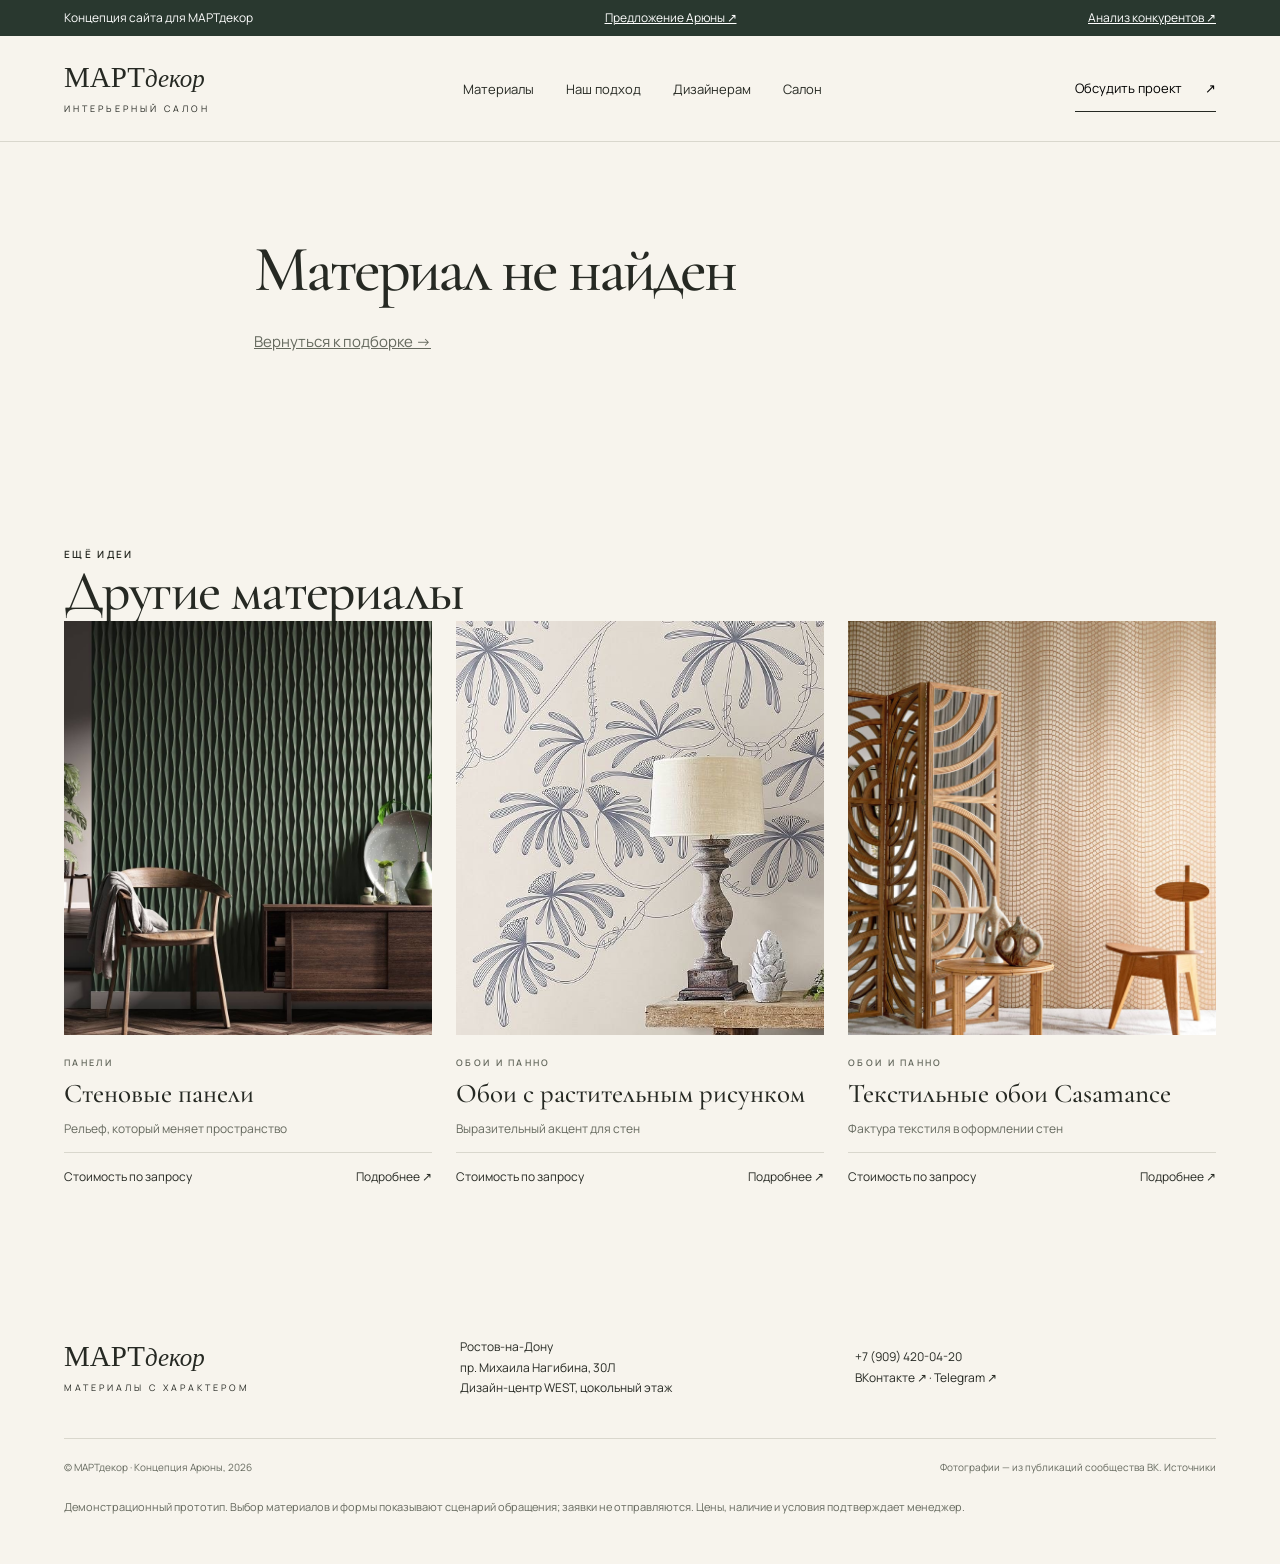
<file: item.html>
<!doctype html><html lang="ru"><head><meta charset="utf-8"><meta name="viewport" content="width=device-width,initial-scale=1"><meta name="robots" content="noindex,nofollow"><meta name="description" content="МАРТдекор — материалы, фактуры и декор для вашего интерьера. Ростов-на-Дону."><title>Материал из подборки · МАРТдекор</title><link rel="preconnect" href="https://fonts.googleapis.com"><link rel="preconnect" href="https://fonts.gstatic.com" crossorigin><link href="https://fonts.googleapis.com/css2?family=Cormorant+Garamond:wght@400;500;600&family=Manrope:wght@400;500;600;700&display=swap" rel="stylesheet"><link rel="stylesheet" href="css/style.css"><script src="js/data.js" defer></script><script src="js/main.js" defer></script></head><body><a class="skip" href="#main">К содержанию</a><div class="concept">Концепция сайта для МАРТдекор <a href="kp/index.html">Предложение Арюны ↗</a> <a href="analysis/">Анализ конкурентов ↗</a></div><header class="header"><a href="index.html" class="wordmark" aria-label="МАРТдекор — главная">МАРТ<span>декор</span><small>ИНТЕРЬЕРНЫЙ САЛОН</small></a><nav aria-label="Главная навигация"><a href="catalog.html">Материалы</a><a href="index.html#approach">Наш подход</a><a href="index.html#designers">Дизайнерам</a><a href="index.html#contacts">Салон</a></nav><button class="header-cta" data-request>Обсудить проект <span>↗</span></button><button class="menu-toggle" aria-label="Открыть меню" aria-expanded="false">☰</button></header><main id="main"><div id="item-content"></div><section class="section"><span class="eyebrow">ЕЩЁ ИДЕИ</span><h2>Другие материалы</h2><div id="related-grid" class="product-grid"></div></section></main><footer><div class="footer-grid"><a href="index.html" class="wordmark">МАРТ<span>декор</span><small>МАТЕРИАЛЫ С ХАРАКТЕРОМ</small></a><p>Ростов-на-Дону<br>пр. Михаила Нагибина, 30Л<br>Дизайн-центр WEST, цокольный этаж</p><div><a href="tel:+79094200420">+7 (909) 420-04-20</a><br><a href="https://vk.ru/martdecoronline" target="_blank" rel="noopener">ВКонтакте ↗</a> · <a href="https://t.me/martdecorrostov" target="_blank" rel="noopener">Telegram ↗</a></div></div><div class="footer-bottom"><span>© МАРТдекор · Концепция Арюны, 2026</span><span>Фотографии — из публикаций сообщества ВК. <a href="sources.html">Источники</a></span></div><p class="demo-note">Демонстрационный прототип. Выбор материалов и формы показывают сценарий обращения; заявки не отправляются. Цены, наличие и условия подтверждает менеджер.</p></footer><dialog id="request-dialog" aria-labelledby="request-title"><button class="close" aria-label="Закрыть окно">×</button><span class="eyebrow">ВАША ИДЕЯ — НАЧАЛО ПРОЕКТА</span><h2 id="request-title">Давайте подберём<br>ваши материалы</h2><p class="muted">Несколько деталей помогут начать разговор с менеджером.</p><form id="request-form"><label>Что вы оформляете?<select name="room"><option>Гостиную</option><option>Спальню</option><option>Кухню</option><option>Коммерческое пространство</option><option>Весь интерьер</option></select></label><label>Какая помощь нужна?<select name="service"><option>Подобрать материалы</option><option>Рассчитать по проекту</option><option>Примерить образцы на объекте</option><option>Обсудить сотрудничество</option></select></label><label>Расскажите о задаче<textarea name="details" rows="3" maxlength="1200" placeholder="Например: акцентная стена в гостиной, ширина 3 метра"></textarea></label><button type="submit" class="button">Подготовить запрос <span>↗</span></button><p class="demo-note">Демо: данные никуда не отправляются и не сохраняются.</p></form><div id="request-result" hidden><h3>Текст запроса готов</h3><p>Его можно скопировать и самостоятельно отправить в сообщество салона.</p><textarea id="request-text" rows="6" readonly aria-label="Подготовленный текст запроса"></textarea><button id="copy-request" class="button">Скопировать текст</button><a class="text-link" href="https://vk.ru/martdecoronline" target="_blank" rel="noopener">Открыть сообщество ВК ↗</a><p id="copy-status" role="status"></p></div></dialog></body></html>
</file>
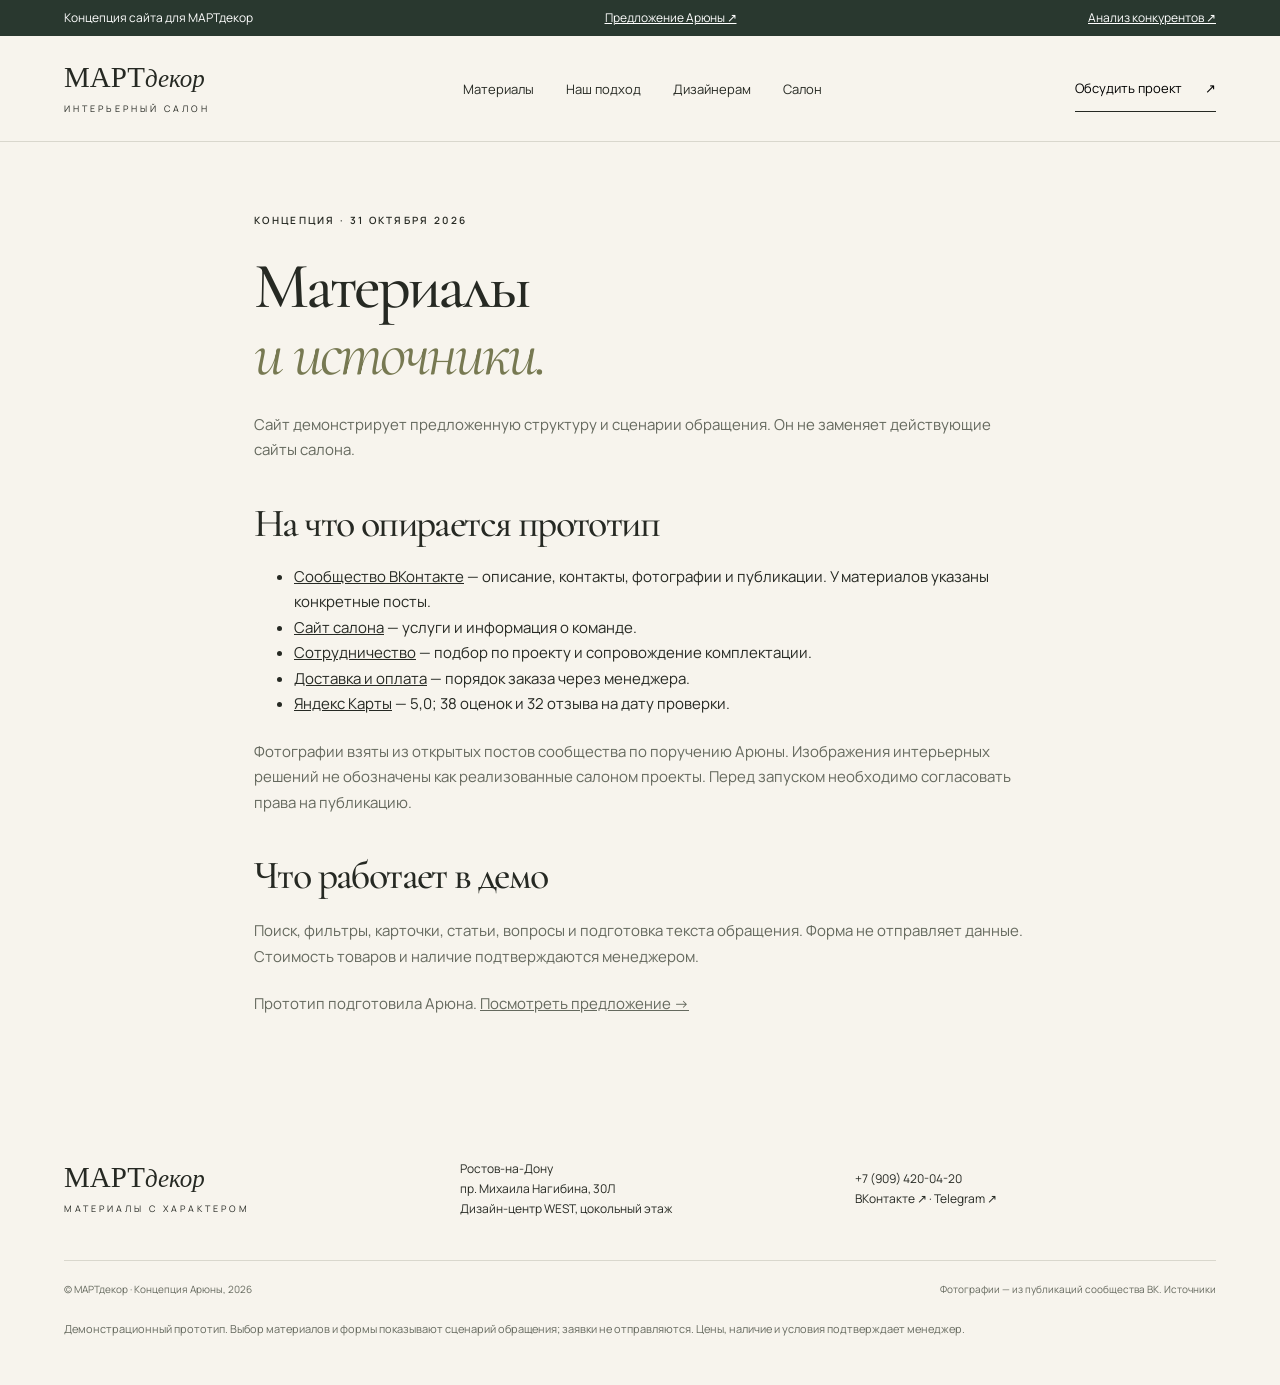
<file: sources.html>
<!doctype html><html lang="ru"><head><meta charset="utf-8"><meta name="viewport" content="width=device-width,initial-scale=1"><meta name="robots" content="noindex,nofollow"><meta name="description" content="МАРТдекор — материалы, фактуры и декор для вашего интерьера. Ростов-на-Дону."><title>Источники прототипа · МАРТдекор</title><link rel="preconnect" href="https://fonts.googleapis.com"><link rel="preconnect" href="https://fonts.gstatic.com" crossorigin><link href="https://fonts.googleapis.com/css2?family=Cormorant+Garamond:wght@400;500;600&family=Manrope:wght@400;500;600;700&display=swap" rel="stylesheet"><link rel="stylesheet" href="css/style.css"><script src="js/data.js" defer></script><script src="js/main.js" defer></script></head><body><a class="skip" href="#main">К содержанию</a><div class="concept">Концепция сайта для МАРТдекор <a href="kp/index.html">Предложение Арюны ↗</a> <a href="analysis/">Анализ конкурентов ↗</a></div><header class="header"><a href="index.html" class="wordmark" aria-label="МАРТдекор — главная">МАРТ<span>декор</span><small>ИНТЕРЬЕРНЫЙ САЛОН</small></a><nav aria-label="Главная навигация"><a href="catalog.html">Материалы</a><a href="index.html#approach">Наш подход</a><a href="index.html#designers">Дизайнерам</a><a href="index.html#contacts">Салон</a></nav><button class="header-cta" data-request>Обсудить проект <span>↗</span></button><button class="menu-toggle" aria-label="Открыть меню" aria-expanded="false">☰</button></header><main id="main" class="article"><span class="eyebrow">КОНЦЕПЦИЯ · 31 ОКТЯБРЯ 2026</span><h1>Материалы<br><em>и источники.</em></h1><p>Сайт демонстрирует предложенную структуру и сценарии обращения. Он не заменяет действующие сайты салона.</p><h2>На что опирается прототип</h2><ul><li><a href="https://vk.ru/martdecoronline">Сообщество ВКонтакте</a> — описание, контакты, фотографии и публикации. У материалов указаны конкретные посты.</li><li><a href="https://martdecor.ru">Сайт салона</a> — услуги и информация о команде.</li><li><a href="https://martdecor.online/dizayneram/">Сотрудничество</a> — подбор по проекту и сопровождение комплектации.</li><li><a href="https://martdecor.online/dostavka-i-oplata/">Доставка и оплата</a> — порядок заказа через менеджера.</li><li><a href="https://yandex.com/maps/org/martdecor/192527386082/">Яндекс Карты</a> — 5,0; 38 оценок и 32 отзыва на дату проверки.</li></ul><p>Фотографии взяты из открытых постов сообщества по поручению Арюны. Изображения интерьерных решений не обозначены как реализованные салоном проекты. Перед запуском необходимо согласовать права на публикацию.</p><h2>Что работает в демо</h2><p>Поиск, фильтры, карточки, статьи, вопросы и подготовка текста обращения. Форма не отправляет данные. Стоимость товаров и наличие подтверждаются менеджером.</p><p>Прототип подготовила Арюна. <a href="kp/index.html">Посмотреть предложение →</a></p></main><footer><div class="footer-grid"><a href="index.html" class="wordmark">МАРТ<span>декор</span><small>МАТЕРИАЛЫ С ХАРАКТЕРОМ</small></a><p>Ростов-на-Дону<br>пр. Михаила Нагибина, 30Л<br>Дизайн-центр WEST, цокольный этаж</p><div><a href="tel:+79094200420">+7 (909) 420-04-20</a><br><a href="https://vk.ru/martdecoronline" target="_blank" rel="noopener">ВКонтакте ↗</a> · <a href="https://t.me/martdecorrostov" target="_blank" rel="noopener">Telegram ↗</a></div></div><div class="footer-bottom"><span>© МАРТдекор · Концепция Арюны, 2026</span><span>Фотографии — из публикаций сообщества ВК. <a href="sources.html">Источники</a></span></div><p class="demo-note">Демонстрационный прототип. Выбор материалов и формы показывают сценарий обращения; заявки не отправляются. Цены, наличие и условия подтверждает менеджер.</p></footer><dialog id="request-dialog" aria-labelledby="request-title"><button class="close" aria-label="Закрыть окно">×</button><span class="eyebrow">ВАША ИДЕЯ — НАЧАЛО ПРОЕКТА</span><h2 id="request-title">Давайте подберём<br>ваши материалы</h2><p class="muted">Несколько деталей помогут начать разговор с менеджером.</p><form id="request-form"><label>Что вы оформляете?<select name="room"><option>Гостиную</option><option>Спальню</option><option>Кухню</option><option>Коммерческое пространство</option><option>Весь интерьер</option></select></label><label>Какая помощь нужна?<select name="service"><option>Подобрать материалы</option><option>Рассчитать по проекту</option><option>Примерить образцы на объекте</option><option>Обсудить сотрудничество</option></select></label><label>Расскажите о задаче<textarea name="details" rows="3" maxlength="1200" placeholder="Например: акцентная стена в гостиной, ширина 3 метра"></textarea></label><button type="submit" class="button">Подготовить запрос <span>↗</span></button><p class="demo-note">Демо: данные никуда не отправляются и не сохраняются.</p></form><div id="request-result" hidden><h3>Текст запроса готов</h3><p>Его можно скопировать и самостоятельно отправить в сообщество салона.</p><textarea id="request-text" rows="6" readonly aria-label="Подготовленный текст запроса"></textarea><button id="copy-request" class="button">Скопировать текст</button><a class="text-link" href="https://vk.ru/martdecoronline" target="_blank" rel="noopener">Открыть сообщество ВК ↗</a><p id="copy-status" role="status"></p></div></dialog></body></html>
</file>
<file: css/style.css>
:root{--bg:#f7f4ed;--ink:#262923;--muted:#65695e;--gold:#b69b56;--line:#d9d7cd;--dark:#29382f}*{box-sizing:border-box}html{scroll-behavior:smooth;scroll-padding-top:90px}body{margin:0;background:var(--bg);color:var(--ink);font:15px/1.7 Manrope,Arial,sans-serif}a{color:inherit;text-decoration:none}button,input,select,textarea{font:inherit}button,a,input,select,textarea{outline-offset:5px}button{cursor:pointer}img{display:block;width:100%;object-fit:cover}h1,h2,h3,p{margin:0}h1,h2,h3{font-family:'Cormorant Garamond',Georgia,serif;font-weight:500;line-height:1.02}h1{font-size:clamp(56px,6.7vw,102px);letter-spacing:-3px}h2{font-size:clamp(42px,4.4vw,66px);letter-spacing:-1.6px}h3{font-size:32px}em{font-weight:400;color:#777952}p{margin:22px 0}button{border:0}.concept{background:var(--dark);color:white;padding:8px 5%;display:flex;justify-content:space-between;font-size:12px}.concept a{text-decoration:underline}.header{height:106px;display:flex;align-items:center;justify-content:space-between;padding:0 5%;gap:24px;border-bottom:1px solid var(--line)}.wordmark{font-family:Georgia,serif;font-size:29px;line-height:1}.wordmark span{font-style:italic;font-size:25px}.wordmark small{display:block;font:9px Manrope,Arial;letter-spacing:3px;margin-top:10px}.header nav{display:flex;gap:32px;font-size:13px}.header-cta{background:transparent;border-bottom:1px solid var(--ink);padding:12px 0;font-size:13px}.header-cta span{margin-left:20px}.menu-toggle{display:none}.eyebrow{font-size:10px;letter-spacing:2.3px;font-weight:600;display:block}.dot{display:inline-block;width:6px;height:6px;background:var(--gold);border-radius:100%;margin-right:9px}.hero{display:grid;grid-template-columns:1fr 1fr;min-height:660px}.hero-copy{padding:55px 7% 25px 10%;display:flex;flex-direction:column;align-items:flex-start}.hero h1{margin-top:30px}.hero p{color:var(--muted);font-size:15px}.hero-actions{display:flex;align-items:center;gap:24px;flex-wrap:wrap}.button{display:inline-flex;justify-content:space-between;gap:35px;align-items:center;padding:17px 25px;background:var(--dark);color:#fff;font-size:13px;min-height:52px}.button:hover{background:#465744}.text-link{background:transparent;padding:6px 0;border-bottom:1px solid currentColor;font-size:13px;display:inline-block}.hero-visual{position:relative;overflow:hidden}.hero-visual>img{height:100%;position:absolute;inset:0}.image-note{position:absolute;bottom:28px;left:28px;background:rgba(247,244,237,.94);padding:20px 25px}.image-note span{font-size:9px;letter-spacing:2px}.image-note p{font-family:Georgia,serif;font-size:22px;line-height:1.3;margin:10px 0 0}.hero-bottom{display:flex;width:100%;justify-content:space-between;align-items:center;margin-top:auto;padding-top:30px;font-size:9px;letter-spacing:1.5px}.hero-bottom a{font-size:26px}.brand-strip{padding:35px 5%;display:flex;justify-content:space-between;gap:25px;border-bottom:1px solid var(--line);color:#77796d;font-family:Georgia,serif;font-size:19px;flex-wrap:wrap}.section{padding:100px 5%}.section-head{display:flex;align-items:flex-end;justify-content:space-between;gap:24px;margin-bottom:40px}.section-head h2{margin-top:20px}.section-head p{font-size:13px;color:var(--muted)}.category-grid{display:grid;grid-template-columns:1.15fr 1fr 1fr;gap:24px}.category{height:420px;position:relative;overflow:hidden;color:#fff}.category img{height:100%;transition:transform .6s}.category:hover img{transform:scale(1.035)}.category:after{content:'';position:absolute;inset:0;background:linear-gradient(transparent 45%,#0009)}.category>div{position:absolute;bottom:28px;left:25px;right:25px;z-index:1}.category span{font-size:11px}.category h3{margin:12px 0}.category b{font-size:11px;font-weight:400}.approach{display:grid;grid-template-columns:1fr 1fr;background:var(--dark);color:#f5f3eb}.approach-photo{position:relative;min-height:660px}.approach-photo img{height:100%;position:absolute;inset:0}.photo-caption{position:absolute;bottom:18px;left:24px;background:#f7f4eded;color:var(--ink);font-size:10px;padding:6px 12px}.approach-copy{padding:70px 12%}.approach-copy h2{margin-top:25px}.approach-copy em{color:#c4bb91}.approach-copy>p{color:#d2d9cf;font-size:14px}.steps>div{display:flex;gap:25px;border-top:1px solid #ffffff30}.steps>div>span{padding-top:20px;font-size:11px;color:#c4bb91}.steps p{font-size:12px;margin:17px 0}.steps b{display:block;font-size:14px;margin-bottom:5px}.light{background:#e3ddc9;color:var(--ink);margin-top:20px}.product-grid{display:grid;grid-template-columns:repeat(3,1fr);gap:35px 24px}.product-card img{aspect-ratio:4/4.5;transition:filter .2s}.product-card:hover img{filter:brightness(.94)}.product-card .eyebrow{margin:20px 0 10px;color:var(--muted);font-size:9px}.product-card h3{font-size:27px}.product-card p{font-size:12px;color:var(--muted);margin:12px 0}.product-card .price{display:flex;justify-content:space-between;padding-top:14px;border-top:1px solid var(--line);font-size:12px}.designers{display:grid;grid-template-columns:1.2fr 1fr;background:#e9e6da}.designers>div{padding:75px 12% 75px 9%}.designers h2{margin-top:25px}.designers p{max-width:440px;color:var(--muted)}.designers>img{height:100%;max-height:650px}.designer-tags{display:flex;flex-wrap:wrap;gap:10px;margin:30px 0}.designer-tags span{border:1px solid #b4b7a6;padding:7px 12px;font-size:10px}.journal-grid{display:grid;grid-template-columns:1fr 1fr;gap:30px}.journal-grid img{height:330px;margin-bottom:25px}.journal-grid h3{margin:15px 0;font-size:32px}.trust{text-align:center;padding:75px 5%;border-top:1px solid var(--line);border-bottom:1px solid var(--line)}.rating{font-family:Georgia,serif;font-size:64px;margin-top:20px}.rating span{font-size:22px;color:#9b8141;letter-spacing:5px}.trust p{margin:8px 0}.trust small{display:block;color:var(--muted);font-size:10px;margin-top:15px}.faq{display:grid;grid-template-columns:1fr 1.2fr;gap:60px}.faq h2{margin-top:25px}details{border-bottom:1px solid var(--line);padding:22px 0}summary{cursor:pointer;display:flex;justify-content:space-between;font-size:14px;gap:20px}details p{font-size:13px;color:var(--muted)}.contacts{padding:90px 5%;background:#eeece2;display:grid;grid-template-columns:1.2fr 1fr;gap:80px}.contacts h2{margin-top:25px}.address{font-size:20px}.contacts p{color:var(--muted)}.contact-phone{font-size:25px;display:block;margin-bottom:25px}.visit-card{border:1px solid #b8b9a8;padding:45px;position:relative;overflow:hidden}.visit-card h3{font-size:45px;line-height:1.2;margin-top:40px}.visit-card p{max-width:320px;font-size:13px}.visit-mark{font:100px Georgia;color:#c8cab9;float:right}footer{padding:50px 5% 25px}.footer-grid{display:grid;grid-template-columns:1fr 1fr 1fr;align-items:center;gap:35px;font-size:12px}.footer-grid p{margin:0}.footer-bottom{border-top:1px solid var(--line);margin-top:40px;padding-top:20px;display:flex;justify-content:space-between;gap:20px;font-size:10px;color:var(--muted)}.demo-note{font-size:11px;color:var(--muted)}.skip{position:absolute;left:-9999px}.skip:focus{left:10px;top:10px;z-index:10;background:white;padding:15px}.page-intro{max-width:800px;margin-bottom:50px}.page-intro h1{margin:25px 0;font-size:78px}.page-intro p{max-width:600px;color:var(--muted)}.catalog-page{padding:60px 5% 80px}.crumb{display:block;font-size:12px;margin-bottom:35px}.catalog-controls{border-top:1px solid var(--line);padding-top:25px}.search-box{display:flex;gap:15px;align-items:center;border-bottom:1px solid #9b9e91;max-width:420px}.search-box input{border:0;background:transparent;width:100%;padding:12px 0;outline:none}.filters{display:flex;gap:10px;flex-wrap:wrap;margin:25px 0}.filters button{padding:10px 20px;background:transparent;border:1px solid var(--line)}.filters .active{background:var(--dark);color:white}.muted{color:var(--muted);font-size:13px}.catalog-end{text-align:center;margin-top:70px;background:#e9e6da;padding:45px}.catalog-end .button{margin-left:25px}.article{max-width:900px;margin:auto;padding:70px 5%}.article h1{font-size:65px;margin:25px 0}.article h2{font-size:40px;margin:40px 0 20px}.article>img{max-height:540px;margin:30px 0}.article p{color:var(--muted)}.article a{text-decoration:underline}.item-layout{display:grid;grid-template-columns:1fr 1fr;gap:60px;padding:60px 5%}.item-layout img{height:600px}.item-layout h1{font-size:60px;margin:25px 0}.item-layout li{margin:15px 0}.item-layout .button{margin:25px 0}.item-layout a.src{display:block;text-decoration:underline;font-size:12px}dialog{border:0;max-width:580px;width:calc(100% - 30px);max-height:90vh;overflow:auto;padding:45px;background:var(--bg);color:var(--ink)}dialog::backdrop{background:#172019b8;backdrop-filter:blur(5px)}dialog h2{font-size:45px;margin-top:20px}.close{position:absolute;right:16px;top:12px;font-size:30px;background:transparent}form label{display:block;font-size:12px;margin:17px 0}select,textarea{display:block;width:100%;padding:12px;background:#fff;border:1px solid var(--line);margin-top:8px;color:var(--ink)}form .button{width:100%}#request-result .text-link{margin-top:20px}body.modal-open{overflow:hidden}[hidden]{display:none!important}@media(max-width:1000px){.header nav{gap:15px}.hero-actions{gap:15px}.hero-copy{padding:40px 7%}.hero{min-height:600px}.section-head{flex-wrap:wrap}.section{padding:70px 5%}.category{height:340px}.approach-copy{padding:45px 9%}.category-grid{gap:14px}}@media(max-width:700px){.header{height:85px}.header nav{display:none}.header nav.open{display:flex;position:absolute;top:115px;left:0;right:0;z-index:20;background:var(--bg);padding:25px;flex-direction:column}.header-cta{display:none}.menu-toggle{display:block;background:transparent;font-size:24px}.concept{font-size:10px}.wordmark{font-size:26px}.hero{grid-template-columns:1fr}.hero-copy{padding:35px 6%}.hero h1{font-size:67px;letter-spacing:-2px;margin-top:24px}.hero-visual{height:420px}.hero-bottom{display:none}.hero p{font-size:14px}.hero-actions{margin-top:5px}.brand-strip{font-size:15px;justify-content:center;padding:25px 5%}.section-head{display:block}.section-head>p{margin:22px 0}.section{padding:60px 6%}.category-grid{grid-template-columns:1fr}.category{height:370px}.approach,.designers,.contacts,.faq,.item-layout{grid-template-columns:1fr}.approach-photo{min-height:400px}.approach-copy{padding:45px 6%}.product-grid{grid-template-columns:1fr 1fr;gap:25px 15px}.product-card h3{font-size:23px}.designers>div{padding:50px 6%}.designers>img{height:400px}.journal-grid{grid-template-columns:1fr}.journal-grid img{height:280px}.faq{gap:20px}.contacts{padding:55px 6%;gap:35px}.visit-card{padding:30px}.footer-grid{grid-template-columns:1fr;gap:25px}.footer-bottom{flex-direction:column}.page-intro h1{font-size:52px;letter-spacing:-1px}.filters{gap:7px}.filters button{padding:8px 12px;font-size:12px}.catalog-end{padding:30px 18px}.catalog-end .button{margin:20px 0 0}.item-layout{padding:35px 6%;gap:30px}.item-layout img{height:420px}.item-layout h1{font-size:48px}.article h1{font-size:49px}.article{padding:45px 6%}dialog{padding:35px 25px}.rating{font-size:50px}}@media(prefers-reduced-motion:reduce){html{scroll-behavior:auto}*{transition:none!important}}
</file>
